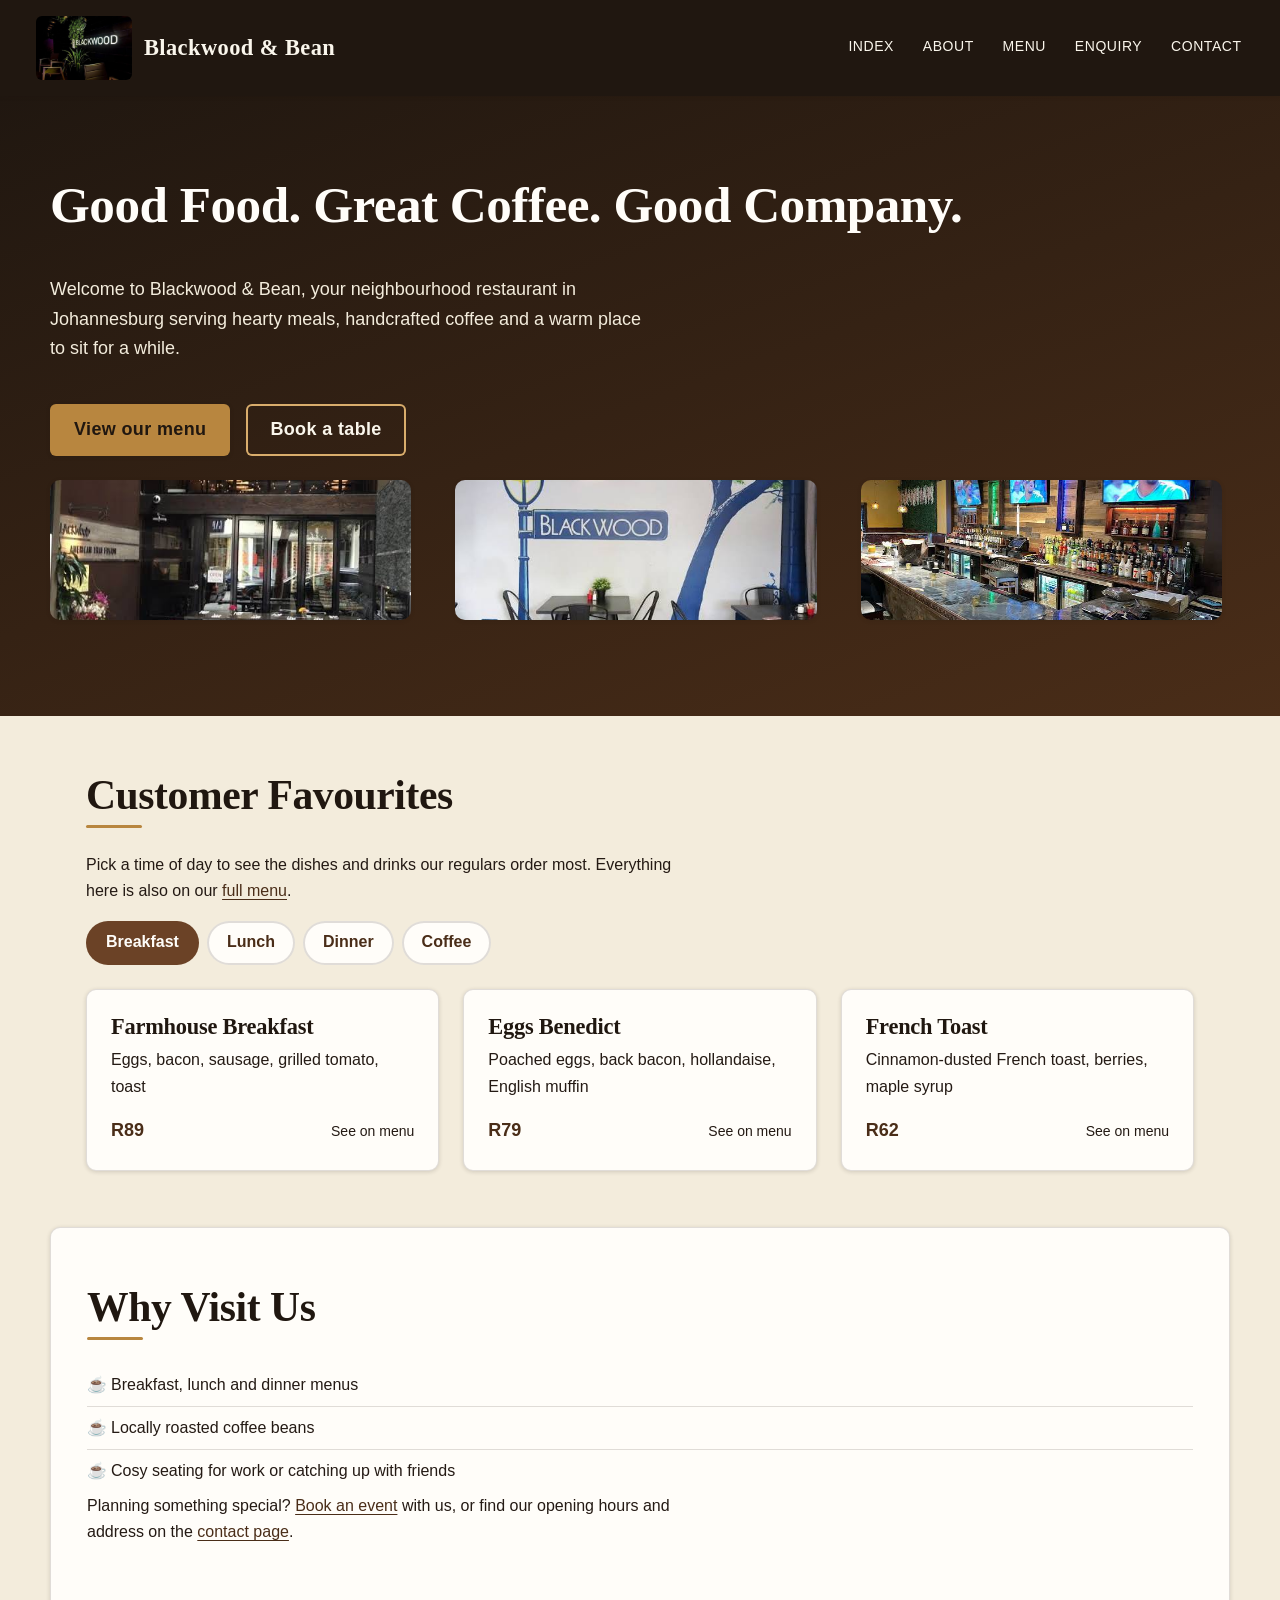
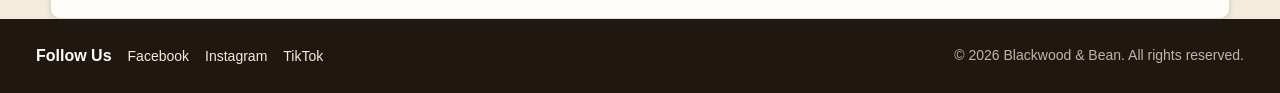
<file: DISD Restuarant POE/index.html>
<!DOCTYPE html>
<html lang="en">
<head>
    <meta charset="UTF-8">
    <meta name="viewport" content="width=device-width, initial-scale=1.0">
    <title>Blackwood &amp; Bean | Restaurant &amp; Coffee Shop in Johannesburg</title>
    <meta name="description" content="Blackwood &amp; Bean: a Johannesburg restaurant serving hearty breakfast, lunch and dinner with handcrafted, locally roasted coffee. View the menu or book a table.">
    <meta name="keywords" content="restaurant Johannesburg, coffee shop Johannesburg, breakfast Johannesburg, locally roasted coffee, lunch and dinner, book a table, Blackwood and Bean">
    <meta name="author" content="Blackwood &amp; Bean">
    <meta name="robots" content="index, follow">
    <meta name="theme-color" content="#201710">
    <meta http-equiv="Content-Security-Policy" content="default-src 'self'; script-src 'self'; style-src 'self' 'unsafe-inline' https://fonts.googleapis.com; font-src https://fonts.gstatic.com; img-src 'self' data: https://tile.openstreetmap.org; connect-src 'self' https://formspree.io; object-src 'none'; base-uri 'self'; form-action 'self' https://formspree.io">
    <meta property="og:type" content="website">
    <meta property="og:site_name" content="Blackwood &amp; Bean">
    <meta property="og:title" content="Blackwood &amp; Bean | Restaurant &amp; Coffee Shop in Johannesburg">
    <meta property="og:description" content="Hearty meals, handcrafted coffee and a warm place to sit for a while.">
    <meta property="og:locale" content="en_ZA">
    <link rel="icon" href="favicon.svg" type="image/svg+xml">
    <link rel="preconnect" href="https://fonts.googleapis.com">
    <link rel="preconnect" href="https://fonts.gstatic.com" crossorigin>
    <link rel="stylesheet" href="https://fonts.googleapis.com/css2?family=Fraunces:opsz,wght@9..144,400;9..144,600;9..144,700&amp;family=Karla:wght@400;500;700&amp;display=swap">
    <link rel="stylesheet" href="style.css">
    <script src="script.js" defer></script>
    <script type="application/ld+json">
    {
        "@context": "https://schema.org",
        "@type": "Restaurant",
        "name": "Blackwood & Bean",
        "description": "Neighbourhood restaurant and coffee shop serving breakfast, lunch and dinner with locally roasted coffee.",
        "servesCuisine": ["Breakfast", "Coffee", "Grill"],
        "telephone": "+27 11 123 4567",
        "email": "hello@blackwoodandbean.co.za",
        "address": {
            "@type": "PostalAddress",
            "streetAddress": "123 Main Street",
            "addressLocality": "Johannesburg",
            "addressCountry": "ZA"
        },
        "openingHoursSpecification": [
            { "@type": "OpeningHoursSpecification", "dayOfWeek": ["Monday", "Tuesday", "Wednesday", "Thursday", "Friday"], "opens": "07:00", "closes": "21:00" },
            { "@type": "OpeningHoursSpecification", "dayOfWeek": "Saturday", "opens": "08:00", "closes": "20:00" },
            { "@type": "OpeningHoursSpecification", "dayOfWeek": "Sunday", "opens": "09:00", "closes": "18:00" }
        ]
    }
    </script>
</head>
<body>

    <header>
        <h1 style="display:flex; align-items: center; gap: 12px;"><img src="images/blackwood-and-bean-logo.jpg" alt="Blackwood &amp; Bean logo"
             width="300" height="200" style="width: 300px; height: 200px; object-fit: cover;"> Blackwood &amp; Bean</h1>
        <nav aria-label="Main navigation">
            <ul>
                <li><a href="index.html" aria-current="page">Index</a></li>
                <li><a href="about.html">About</a></li>
                <li><a href="menu.html">Menu</a></li>
                <li><a href="enquiry.html">Enquiry</a></li>
                <li><a href="contact.html">Contact</a></li>
            </ul>
        </nav>
    </header>

    <main>
        <section id="hero">
            <div class="hero-content">
                <h2>Good Food. Great Coffee. Good Company.</h2>
                <p>Welcome to Blackwood &amp; Bean, your neighbourhood restaurant in Johannesburg serving hearty meals, handcrafted coffee and a warm place to sit for a while.</p>

                <p class="hero-cta">
                    <a class="btn" href="menu.html">View our menu</a>
                    <a class="btn btn-secondary" href="enquiry.html#reservation">Book a table</a>
                </p>

                <img src="images/restaurant-hero-1.jpg" alt="Freshly served meal at Blackwood &amp; Bean restaurant" width="200" height="200" data-lightbox="hero" loading="lazy" decoding="async">
                <img src="images/restaurant-hero-2.jpg" alt="Handcrafted coffee served at Blackwood &amp; Bean" width="200" height="200" data-lightbox="hero" loading="lazy" decoding="async">
                <img src="images/restaurant-hero-3.jpg" alt="Cosy seating inside the Blackwood &amp; Bean restaurant" width="200" height="200" data-lightbox="hero" loading="lazy" decoding="async">
            </div>
        </section>

        <section id="highlights">
            <h2>Customer Favourites</h2>
            <p>Pick a time of day to see the dishes and drinks our regulars order most. Everything here is also on our <a href="menu.html">full menu</a>.</p>
            <div id="fav-tabs" role="tablist" aria-label="Menu categories"></div>
            <div id="fav-grid" role="tabpanel" tabindex="0">
                <noscript><p>Please turn on JavaScript to browse our favourites, or see the <a href="menu.html">full menu</a>.</p></noscript>
            </div>
        </section>

        <section id="why-us">
            <h2>Why Visit Us</h2>
            <ul>
                <li>Breakfast, lunch and dinner menus</li>
                <li>Locally roasted coffee beans</li>
                <li>Cosy seating for work or catching up with friends</li>
            </ul>
            <p>Planning something special? <a href="enquiry.html#event-booking">Book an event</a> with us, or find our opening hours and address on the <a href="contact.html">contact page</a>.</p>
        </section>
    </main>
    <footer>
    <div class="social-links">
        <p>Follow Us</p>
        <ul>
            <li><a href="https://www.facebook.com" target="_blank" rel="noopener noreferrer">Facebook</a></li>
            <li><a href="https://www.instagram.com" target="_blank" rel="noopener noreferrer">Instagram</a></li>
            <li><a href="https://www.tiktok.com" target="_blank" rel="noopener noreferrer">TikTok</a></li>
        </ul>
    </div>
    <p>&copy; 2026 Blackwood &amp; Bean. All rights reserved.</p>
</footer>

</body>
</html>
</file>
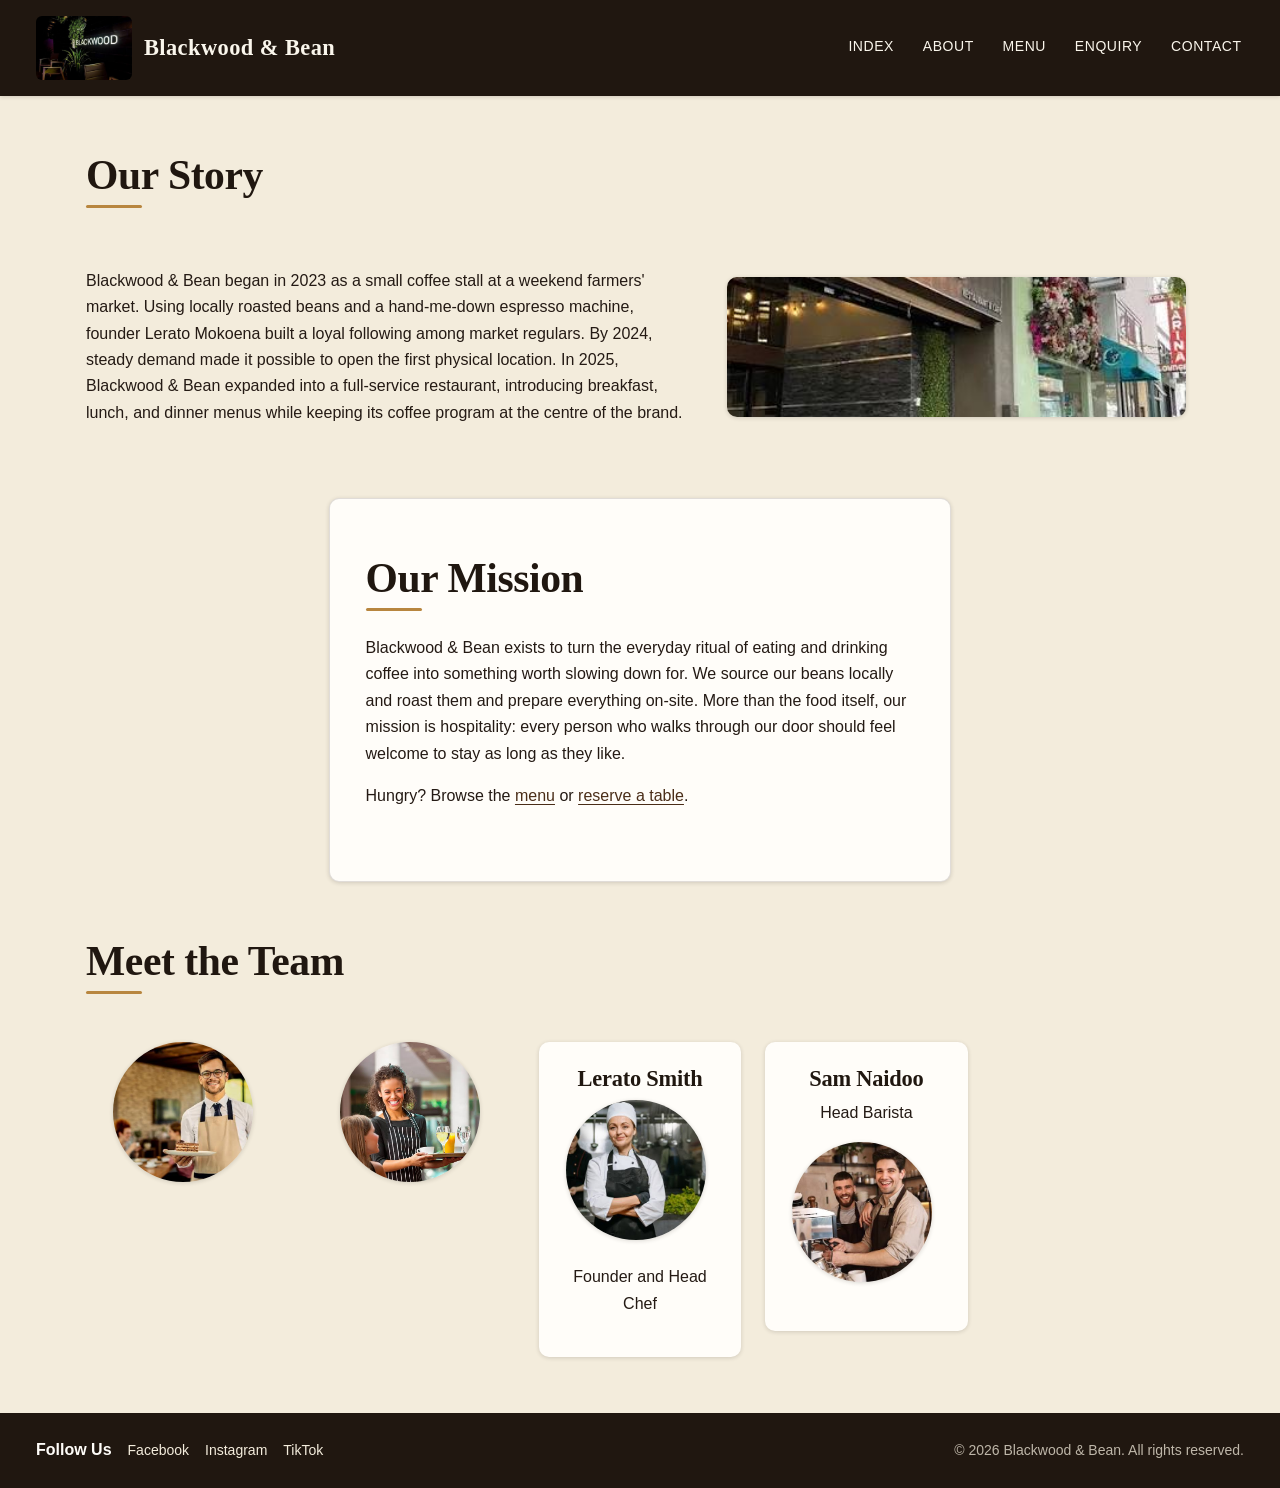
<file: DISD Restuarant POE/about.html>
<!DOCTYPE html>
<html lang="en">
<head>
    <meta charset="UTF-8">
    <meta name="viewport" content="width=device-width, initial-scale=1.0">
    <title>About Us | Blackwood &amp; Bean Johannesburg</title>
    <meta name="description" content="Read how Blackwood &amp; Bean grew from a farmers' market coffee stall in 2023 into a Johannesburg restaurant, and meet the team behind the food and coffee.">
    <meta name="keywords" content="about Blackwood and Bean, our story, restaurant history, Johannesburg restaurant team, head chef, head barista, locally roasted coffee">
    <meta name="author" content="Blackwood &amp; Bean">
    <meta name="robots" content="index, follow">
    <meta name="theme-color" content="#201710">
    <meta http-equiv="Content-Security-Policy" content="default-src 'self'; script-src 'self'; style-src 'self' 'unsafe-inline' https://fonts.googleapis.com; font-src https://fonts.gstatic.com; img-src 'self' data: https://tile.openstreetmap.org; connect-src 'self' https://formspree.io; object-src 'none'; base-uri 'self'; form-action 'self' https://formspree.io">
    <meta property="og:type" content="website">
    <meta property="og:site_name" content="Blackwood &amp; Bean">
    <meta property="og:title" content="About Us | Blackwood &amp; Bean Johannesburg">
    <meta property="og:description" content="From a weekend market coffee stall to a full-service restaurant: the Blackwood &amp; Bean story.">
    <meta property="og:locale" content="en_ZA">
    <link rel="icon" href="favicon.svg" type="image/svg+xml">
    <link rel="preconnect" href="https://fonts.googleapis.com">
    <link rel="preconnect" href="https://fonts.gstatic.com" crossorigin>
    <link rel="stylesheet" href="https://fonts.googleapis.com/css2?family=Fraunces:opsz,wght@9..144,400;9..144,600;9..144,700&amp;family=Karla:wght@400;500;700&amp;display=swap">
    <link rel="stylesheet" href="style.css">
    <script src="script.js" defer></script>
</head>
<body>

    <header>
        <h1 style="display:flex; align-items: center; gap: 12px;"><img src="images/blackwood-and-bean-logo.jpg" alt="Blackwood &amp; Bean logo"
             width="300" height="200" style="width: 300px; height: 200px; object-fit: cover;"> Blackwood &amp; Bean</h1>
        <nav aria-label="Main navigation">
            <ul>
                <li><a href="index.html">Index</a></li>
                <li><a href="about.html" aria-current="page">About</a></li>
                <li><a href="menu.html">Menu</a></li>
                <li><a href="enquiry.html">Enquiry</a></li>
                <li><a href="contact.html">Contact</a></li>
            </ul>
        </nav>
    </header>

    <main>
        <section id="our-story">
            <h2>Our Story</h2>

            <p>Blackwood &amp; Bean began in 2023 as a small coffee stall at a weekend farmers' market. Using locally roasted beans and a hand-me-down espresso machine, founder Lerato Mokoena built a loyal following among market regulars. By 2024, steady demand made it possible to open the first physical location. In 2025, Blackwood &amp; Bean expanded into a full-service restaurant, introducing breakfast, lunch, and dinner menus while keeping its coffee program at the centre of the brand.</p>
            <img src="images/our-story-photo.jpg" alt="The Blackwood &amp; Bean story: coffee and food served at our restaurant" width="200" height="200" data-lightbox="story" loading="lazy" decoding="async">
        </section>

        <section id="mission">
            <h2>Our Mission</h2>
            <p>Blackwood &amp; Bean exists to turn the everyday ritual of eating and drinking coffee into something worth slowing down for. We source our beans locally and roast them and prepare everything on-site. More than the food itself, our mission is hospitality: every person who walks through our door should feel welcome to stay as long as they like.</p>
            <p>Hungry? Browse the <a href="menu.html">menu</a> or <a href="enquiry.html#reservation">reserve a table</a>.</p>
        </section>

        <section id="team">
            <h2>Meet the Team</h2>
            <img src="images/team-photo-1.jpg" alt="Blackwood &amp; Bean kitchen and floor team at work" width="200" height="200" data-lightbox="team" loading="lazy" decoding="async">
            <img src="images/team-photo-2.jpg" alt="Blackwood &amp; Bean staff preparing food and coffee" width="200" height="200" data-lightbox="team" loading="lazy" decoding="async">
            <article>
                <h3>Lerato Smith</h3>
                <img src="images/lerato-founder-head-chef.jpg" alt="Lerato, founder and head chef of Blackwood &amp; Bean" width="200" height="200" data-lightbox="team" loading="lazy" decoding="async">
                <p>Founder and Head Chef</p>
            </article>
            <article>
                <h3>Sam Naidoo</h3>
                <p>Head Barista</p>
                <img src="images/sam-head-barista.jpg" alt="Sam Naidoo, head barista at Blackwood &amp; Bean" width="200" height="200" data-lightbox="team" loading="lazy" decoding="async">
            </article>
        </section>
    </main>

    <footer>
    <div class="social-links">
        <p>Follow Us</p>
        <ul>
            <li><a href="https://www.facebook.com" target="_blank" rel="noopener noreferrer">Facebook</a></li>
            <li><a href="https://www.instagram.com" target="_blank" rel="noopener noreferrer">Instagram</a></li>
            <li><a href="https://www.tiktok.com" target="_blank" rel="noopener noreferrer">TikTok</a></li>
        </ul>
    </div>
    <p>&copy; 2026 Blackwood &amp; Bean. All rights reserved.</p>
</footer>

</body>
</html>
</file>
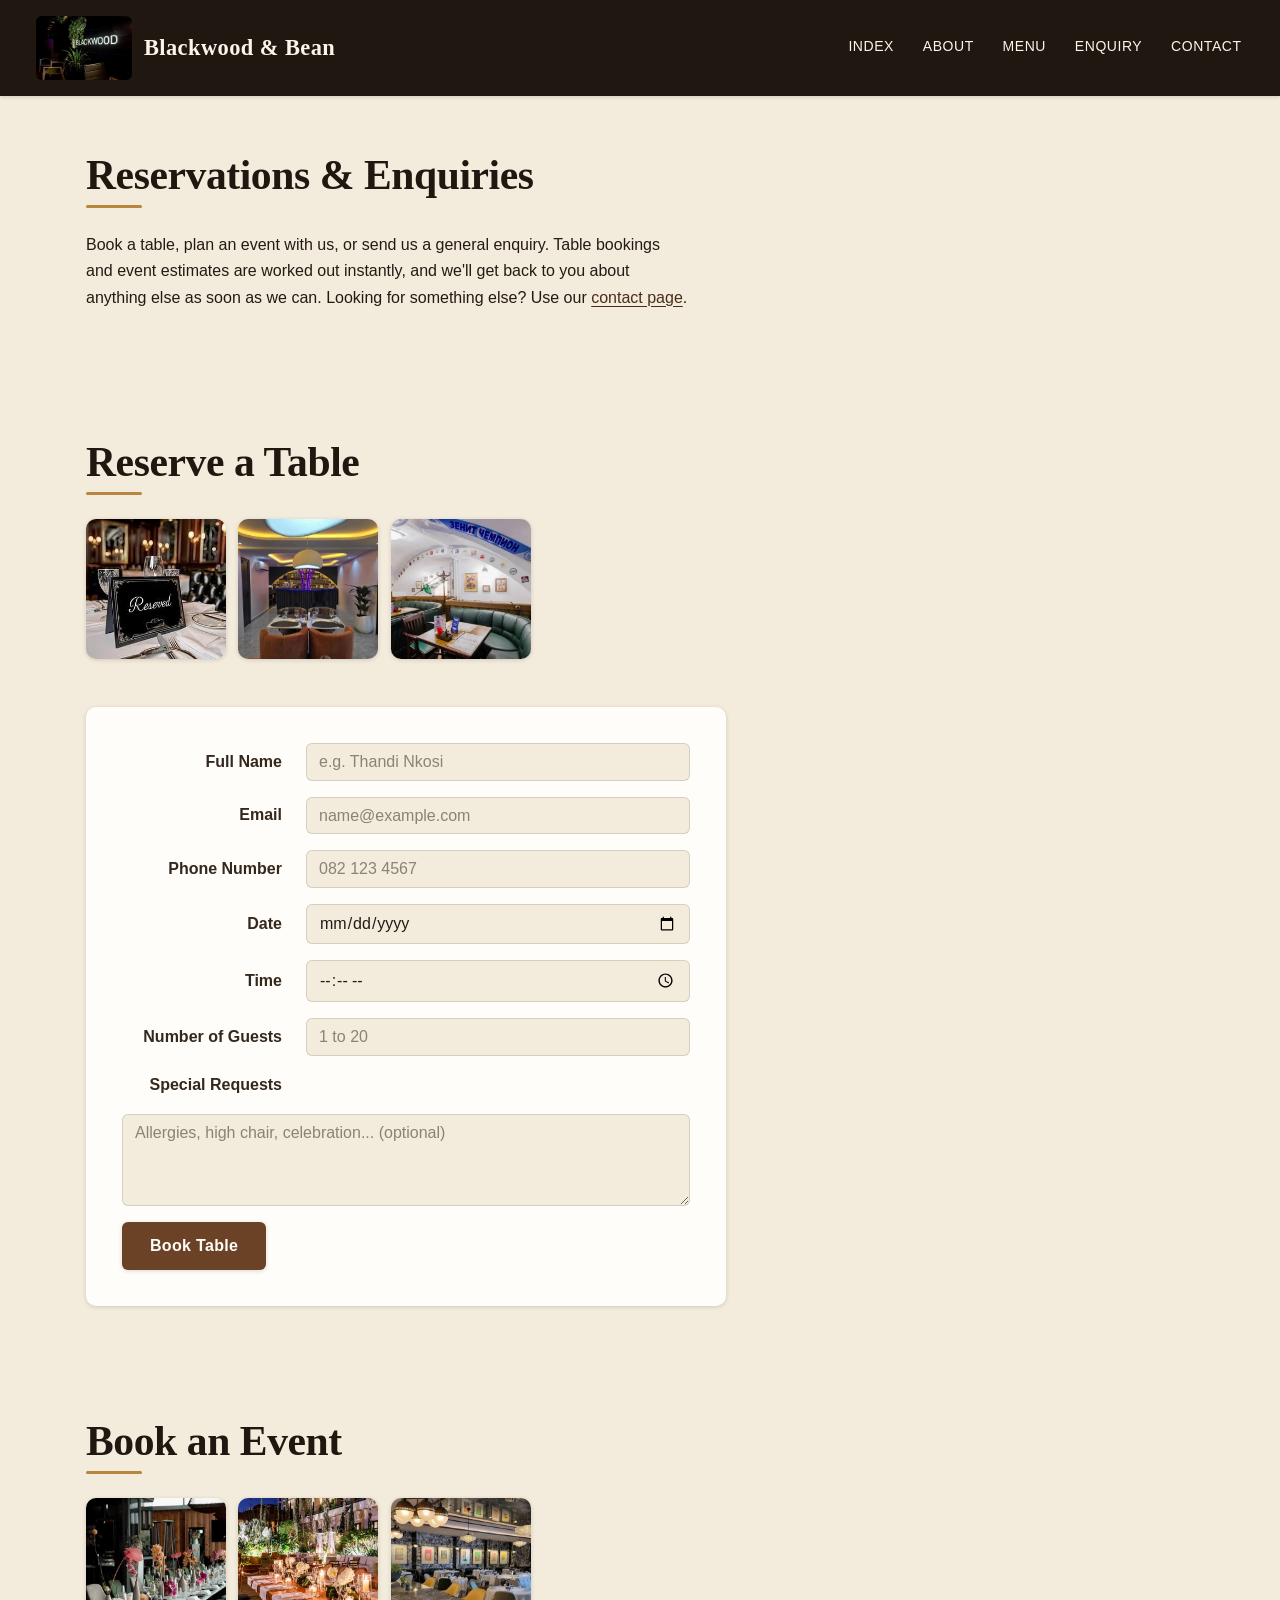
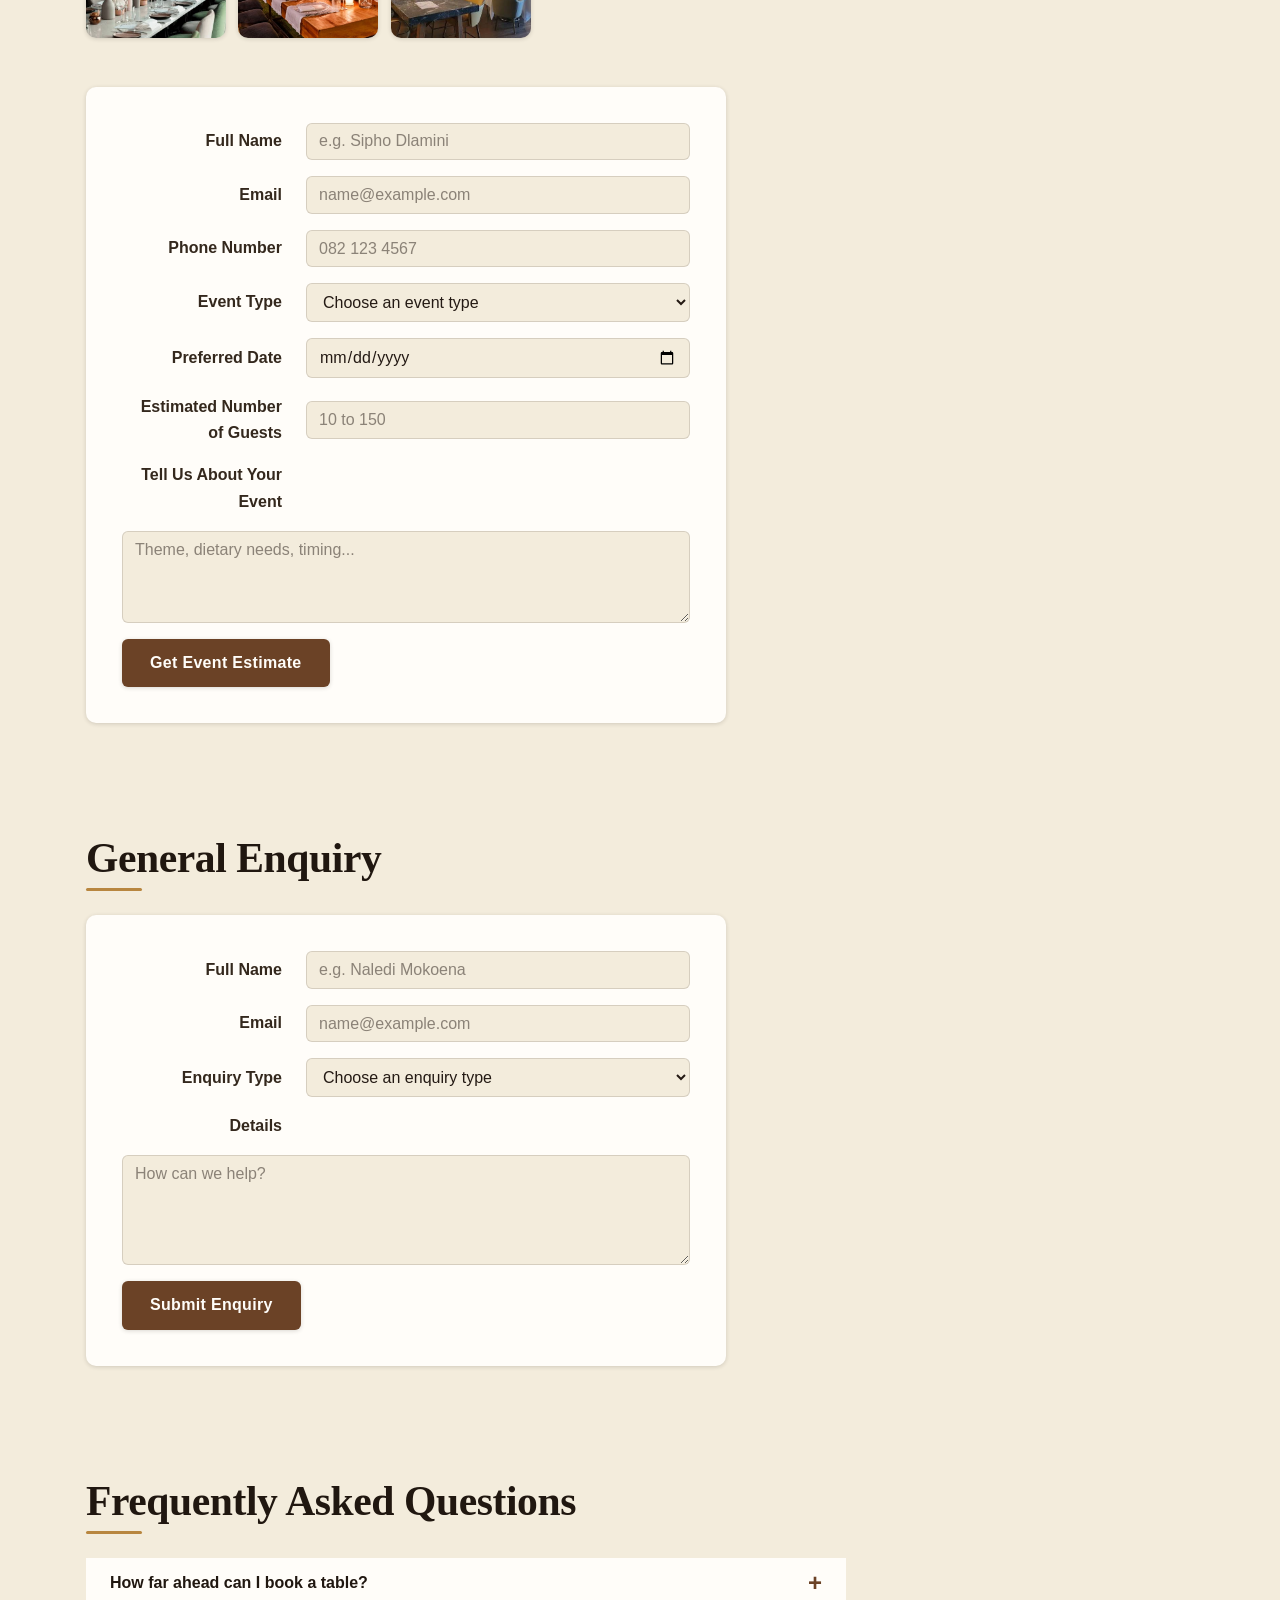
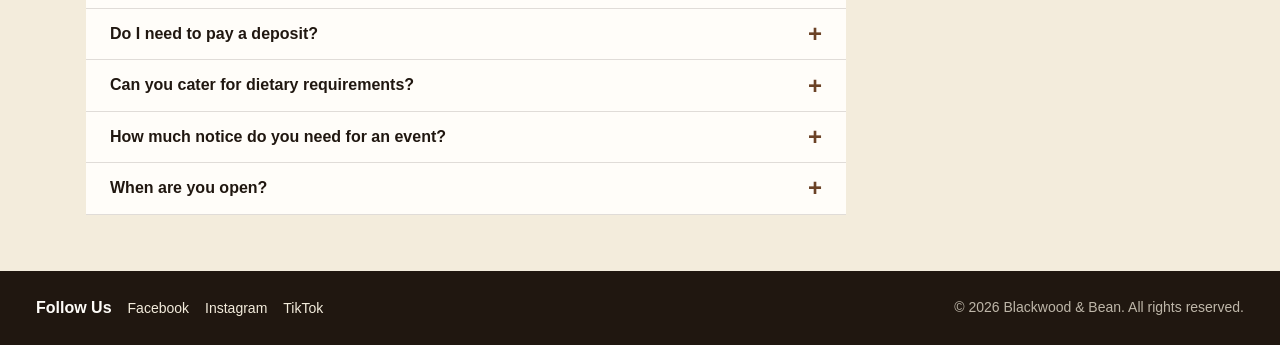
<file: DISD Restuarant POE/enquiry.html>
<!DOCTYPE html>
<html lang="en">
<head>
    <meta charset="UTF-8">
    <meta name="viewport" content="width=device-width, initial-scale=1.0">
    <title>Reservations &amp; Event Enquiries | Blackwood &amp; Bean</title>
    <meta name="description" content="Reserve a table, get an instant estimate for a birthday, corporate or private dining event, or send a general enquiry to Blackwood &amp; Bean in Johannesburg.">
    <meta name="keywords" content="table reservation Johannesburg, book a table, restaurant events, birthday venue, corporate function, private dining, catering enquiry, Blackwood and Bean">
    <meta name="author" content="Blackwood &amp; Bean">
    <meta name="robots" content="index, follow">
    <meta name="theme-color" content="#201710">
    <meta http-equiv="Content-Security-Policy" content="default-src 'self'; script-src 'self'; style-src 'self' 'unsafe-inline' https://fonts.googleapis.com; font-src https://fonts.gstatic.com; img-src 'self' data: https://tile.openstreetmap.org; connect-src 'self' https://formspree.io; object-src 'none'; base-uri 'self'; form-action 'self' https://formspree.io">
    <meta property="og:type" content="website">
    <meta property="og:site_name" content="Blackwood &amp; Bean">
    <meta property="og:title" content="Reservations &amp; Event Enquiries | Blackwood &amp; Bean">
    <meta property="og:description" content="Book a table, plan an event or send us an enquiry.">
    <meta property="og:locale" content="en_ZA">
    <link rel="icon" href="favicon.svg" type="image/svg+xml">
    <link rel="preconnect" href="https://fonts.googleapis.com">
    <link rel="preconnect" href="https://fonts.gstatic.com" crossorigin>
    <link rel="stylesheet" href="https://fonts.googleapis.com/css2?family=Fraunces:opsz,wght@9..144,400;9..144,600;9..144,700&amp;family=Karla:wght@400;500;700&amp;display=swap">
    <link rel="stylesheet" href="style.css">
    <noscript><style>.accordion-panel { grid-template-rows: 1fr; visibility: visible; }</style></noscript>
    <script src="script.js" defer></script>
</head>
<body>

    <header>
        <h1 style="display:flex; align-items: center; gap: 12px;"><img src="images/blackwood-and-bean-logo.jpg" alt="Blackwood &amp; Bean logo"
             width="300" height="200" style="width: 300px; height: 200px; object-fit: cover;"> Blackwood &amp; Bean</h1>
        <nav aria-label="Main navigation">
            <ul>
                <li><a href="index.html">Index</a></li>
                <li><a href="about.html">About</a></li>
                <li><a href="menu.html">Menu</a></li>
                <li><a href="enquiry.html" aria-current="page">Enquiry</a></li>
                <li><a href="contact.html">Contact</a></li>
            </ul>
        </nav>
    </header>

    <main>
        <section id="enquiry-intro">
            <h2>Reservations &amp; Enquiries</h2>
            <p>Book a table, plan an event with us, or send us a general enquiry. Table bookings and event estimates are worked out instantly, and we'll get back to you about anything else as soon as we can. Looking for something else? Use our <a href="contact.html">contact page</a>.</p>
        </section>

        <section id="reservation">
            <h2>Reserve a Table</h2>
            <img src="images/table-setting-1.jpg" alt="Table set for dinner at Blackwood &amp; Bean" width="200" height="200" data-lightbox="reservation" loading="lazy" decoding="async" style="width: 200px; height: 200px">
            <img src="images/table-setting-2.jpg" alt="Cosy restaurant seating at Blackwood &amp; Bean" width="200" height="200" data-lightbox="reservation" loading="lazy" decoding="async" style="width: 200px; height: 200px">
            <img src="images/table-setting-3.jpg" alt="Guests dining at Blackwood &amp; Bean restaurant" width="200" height="200" data-lightbox="reservation" loading="lazy" decoding="async" style="width: 200px; height: 200px">
            <form id="reservationForm" action="https://formspree.io/f/your-form-id" method="post" data-simulate="true" novalidate>
                <label for="resName">Full Name</label>
                <input type="text" id="resName" name="resName" required autocomplete="name" maxlength="60" placeholder="e.g. Thandi Nkosi" data-validate="name">

                <label for="resEmail">Email</label>
                <input type="email" id="resEmail" name="resEmail" required autocomplete="email" maxlength="100" placeholder="name@example.com" data-validate="email">

                <label for="resPhone">Phone Number</label>
                <input type="tel" id="resPhone" name="resPhone" required autocomplete="tel" inputmode="tel" maxlength="20" placeholder="082 123 4567" data-validate="phone">

                <label for="resDate">Date</label>
                <input type="date" id="resDate" name="resDate" required data-validate="resDate" data-revalidate="resTime">

                <label for="resTime">Time</label>
                <input type="time" id="resTime" name="resTime" required step="900" data-validate="resTime">

                <label for="resGuests">Number of Guests</label>
                <input type="number" id="resGuests" name="resGuests" min="1" max="20" required inputmode="numeric" placeholder="1 to 20" data-validate="guests">

                <label for="resNotes">Special Requests</label>
                <textarea id="resNotes" name="resNotes" rows="4" maxlength="300" placeholder="Allergies, high chair, celebration... (optional)" data-validate="optional"></textarea>

                <button type="submit">Book Table</button>
            </form>
        </section>

        <section id="event-booking">
            <h2>Book an Event</h2>
            <img src="images/event-venue-1.jpg" alt="Restaurant space set up for a private event" width="300" height="200" data-lightbox="event" loading="lazy" decoding="async" style="width: 300px; height: 200px">
            <img src="images/event-venue-2.jpg" alt="Birthday celebration at Blackwood &amp; Bean" width="300" height="200" data-lightbox="event" loading="lazy" decoding="async" style="width: 300px; height: 200px">
            <img src="images/event-venue-3.jpg" alt="Long table prepared for a group dinner" width="300" height="200" data-lightbox="event" loading="lazy" decoding="async" style="width: 300px; height: 200px">
            <form id="eventForm" action="https://formspree.io/f/your-form-id" method="post" data-simulate="true" novalidate>
                <label for="eventName">Full Name</label>
                <input type="text" id="eventName" name="eventName" required autocomplete="name" maxlength="60" placeholder="e.g. Sipho Dlamini" data-validate="name">

                <label for="eventEmail">Email</label>
                <input type="email" id="eventEmail" name="eventEmail" required autocomplete="email" maxlength="100" placeholder="name@example.com" data-validate="email">

                <label for="eventPhone">Phone Number</label>
                <input type="tel" id="eventPhone" name="eventPhone" required autocomplete="tel" inputmode="tel" maxlength="20" placeholder="082 123 4567" data-validate="phone">

                <label for="eventType">Event Type</label>
                <select id="eventType" name="eventType" required data-validate="select">
                    <option value="">Choose an event type</option>
                    <option value="birthday">Birthday</option>
                    <option value="corporate">Corporate Function</option>
                    <option value="private-dining">Private Dining</option>
                    <option value="celebration">Celebration / Anniversary</option>
                    <option value="other">Other</option>
                </select>

                <label for="eventDate">Preferred Date</label>
                <input type="date" id="eventDate" name="eventDate" required data-validate="eventDate">

                <label for="eventGuests">Estimated Number of Guests</label>
                <input type="number" id="eventGuests" name="eventGuests" min="10" max="150" required inputmode="numeric" placeholder="10 to 150" data-validate="guests">

                <label for="eventDetails">Tell Us About Your Event</label>
                <textarea id="eventDetails" name="eventDetails" rows="4" required minlength="10" maxlength="500" placeholder="Theme, dietary needs, timing..." data-validate="text"></textarea>

                <button type="submit">Get Event Estimate</button>
            </form>
        </section>

        <section id="general-enquiry">
            <h2>General Enquiry</h2>
            <form id="enquiryForm" action="https://formspree.io/f/your-form-id" method="post" data-simulate="true" novalidate>
                <label for="fullName">Full Name</label>
                <input type="text" id="fullName" name="fullName" required autocomplete="name" maxlength="60" placeholder="e.g. Naledi Mokoena" data-validate="name">

                <label for="email">Email</label>
                <input type="email" id="email" name="email" required autocomplete="email" maxlength="100" placeholder="name@example.com" data-validate="email">

                <label for="enquiryType">Enquiry Type</label>
                <select id="enquiryType" name="enquiryType" required data-validate="select">
                    <option value="">Choose an enquiry type</option>
                    <option value="general">General Question</option>
                    <option value="catering">Catering</option>
                    <option value="bulk-order">Bulk Order</option>
                    <option value="feedback">Feedback</option>
                    <option value="other">Other</option>
                </select>

                <label for="details">Details</label>
                <textarea id="details" name="details" rows="5" required minlength="10" maxlength="1000" placeholder="How can we help?" data-validate="text"></textarea>

                <button type="submit">Submit Enquiry</button>
            </form>
        </section>

        <section id="faq">
            <h2>Frequently Asked Questions</h2>
            <div class="accordion">
                <h3>
                    <button type="button" class="accordion-trigger" id="faq-1-btn" aria-expanded="false" aria-controls="faq-1">How far ahead can I book a table?</button>
                </h3>
                <div class="accordion-panel" id="faq-1" role="region" aria-labelledby="faq-1-btn"><div><p>Table reservations open up to 90 days ahead for parties of 1 to 20 guests. For larger groups, please use the event booking form.</p></div></div>

                <h3>
                    <button type="button" class="accordion-trigger" id="faq-2-btn" aria-expanded="false" aria-controls="faq-2">Do I need to pay a deposit?</button>
                </h3>
                <div class="accordion-panel" id="faq-2" role="region" aria-labelledby="faq-2-btn"><div><p>Tables for fewer than 8 guests need no deposit. Larger tables pay a refundable R50 per guest. Event bookings secure their date with a 30% deposit.</p></div></div>

                <h3>
                    <button type="button" class="accordion-trigger" id="faq-3-btn" aria-expanded="false" aria-controls="faq-3">Can you cater for dietary requirements?</button>
                </h3>
                <div class="accordion-panel" id="faq-3" role="region" aria-labelledby="faq-3-btn"><div><p>Yes. Add any allergies or dietary needs to the special requests box when you book, and tell your server on arrival. See our <a href="menu.html">menu</a> for what's on offer.</p></div></div>

                <h3>
                    <button type="button" class="accordion-trigger" id="faq-4-btn" aria-expanded="false" aria-controls="faq-4">How much notice do you need for an event?</button>
                </h3>
                <div class="accordion-panel" id="faq-4" role="region" aria-labelledby="faq-4-btn"><div><p>We need at least 3 days' notice for events, and we recommend booking weekends well in advance. Our events team confirms availability and the final price within 1 business day.</p></div></div>

                <h3>
                    <button type="button" class="accordion-trigger" id="faq-5-btn" aria-expanded="false" aria-controls="faq-5">When are you open?</button>
                </h3>
                <div class="accordion-panel" id="faq-5" role="region" aria-labelledby="faq-5-btn"><div><p>Monday to Friday 7:00 to 21:00, Saturday 8:00 to 20:00 and Sunday 9:00 to 18:00. Find our address and map on the <a href="contact.html">contact page</a>.</p></div></div>
            </div>
        </section>
    </main>

    <footer>
    <div class="social-links">
        <p>Follow Us</p>
        <ul>
            <li><a href="https://www.facebook.com" target="_blank" rel="noopener noreferrer">Facebook</a></li>
            <li><a href="https://www.instagram.com" target="_blank" rel="noopener noreferrer">Instagram</a></li>
            <li><a href="https://www.tiktok.com" target="_blank" rel="noopener noreferrer">TikTok</a></li>
        </ul>
    </div>
    <p>&copy; 2026 Blackwood &amp; Bean. All rights reserved.</p>
</footer>

</body>
</html>
</file>
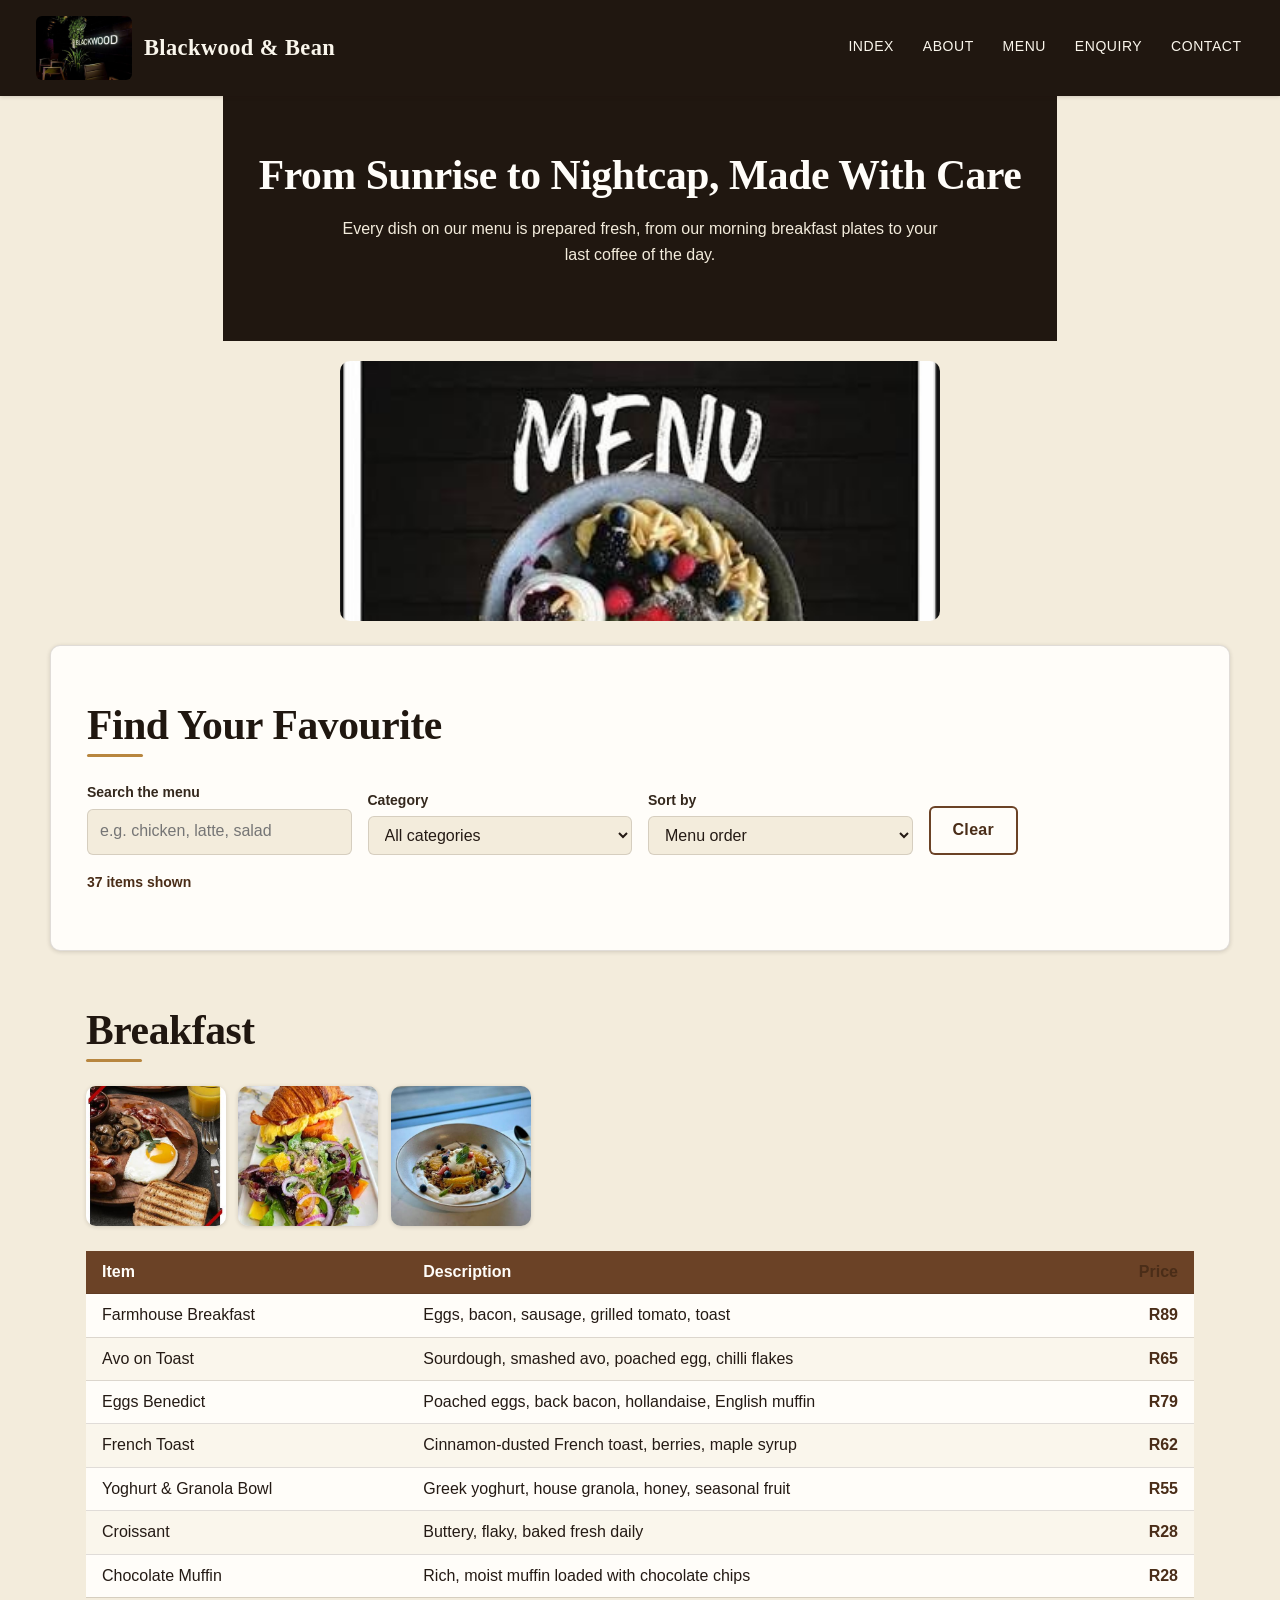
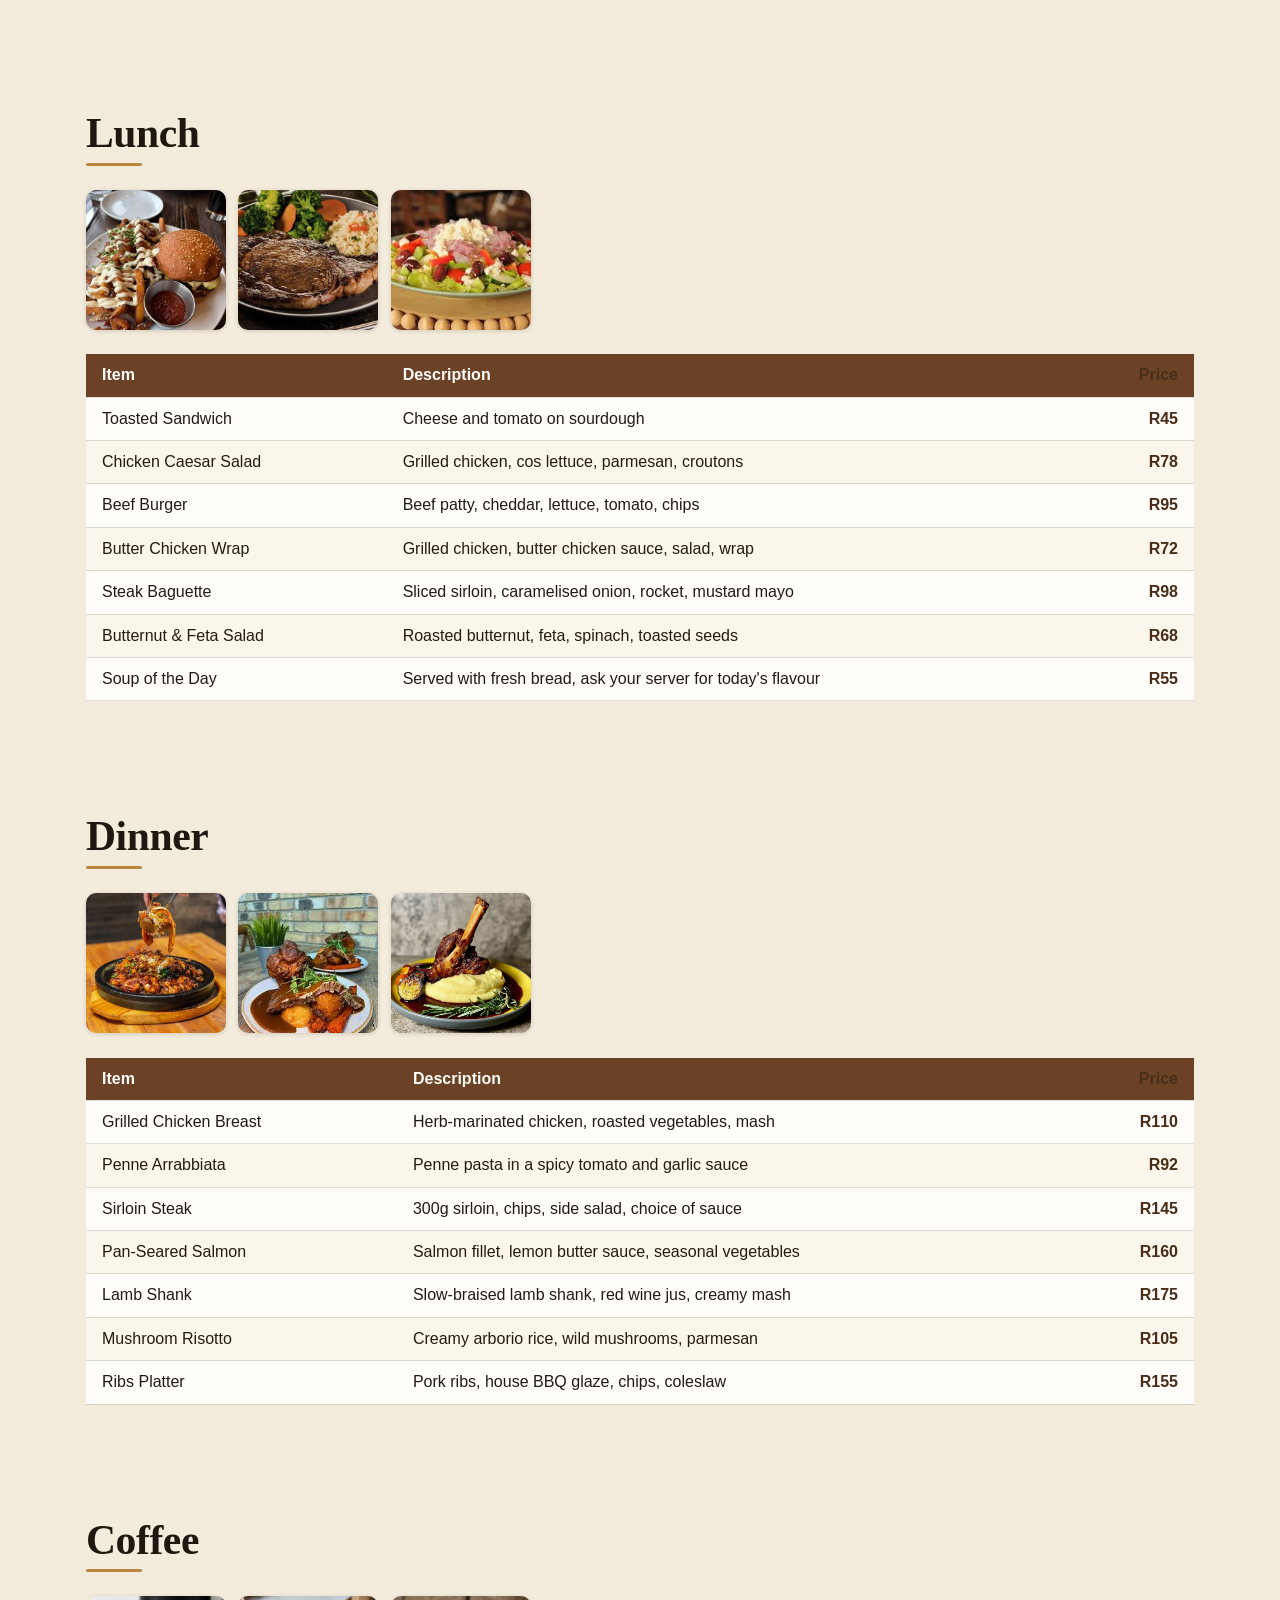
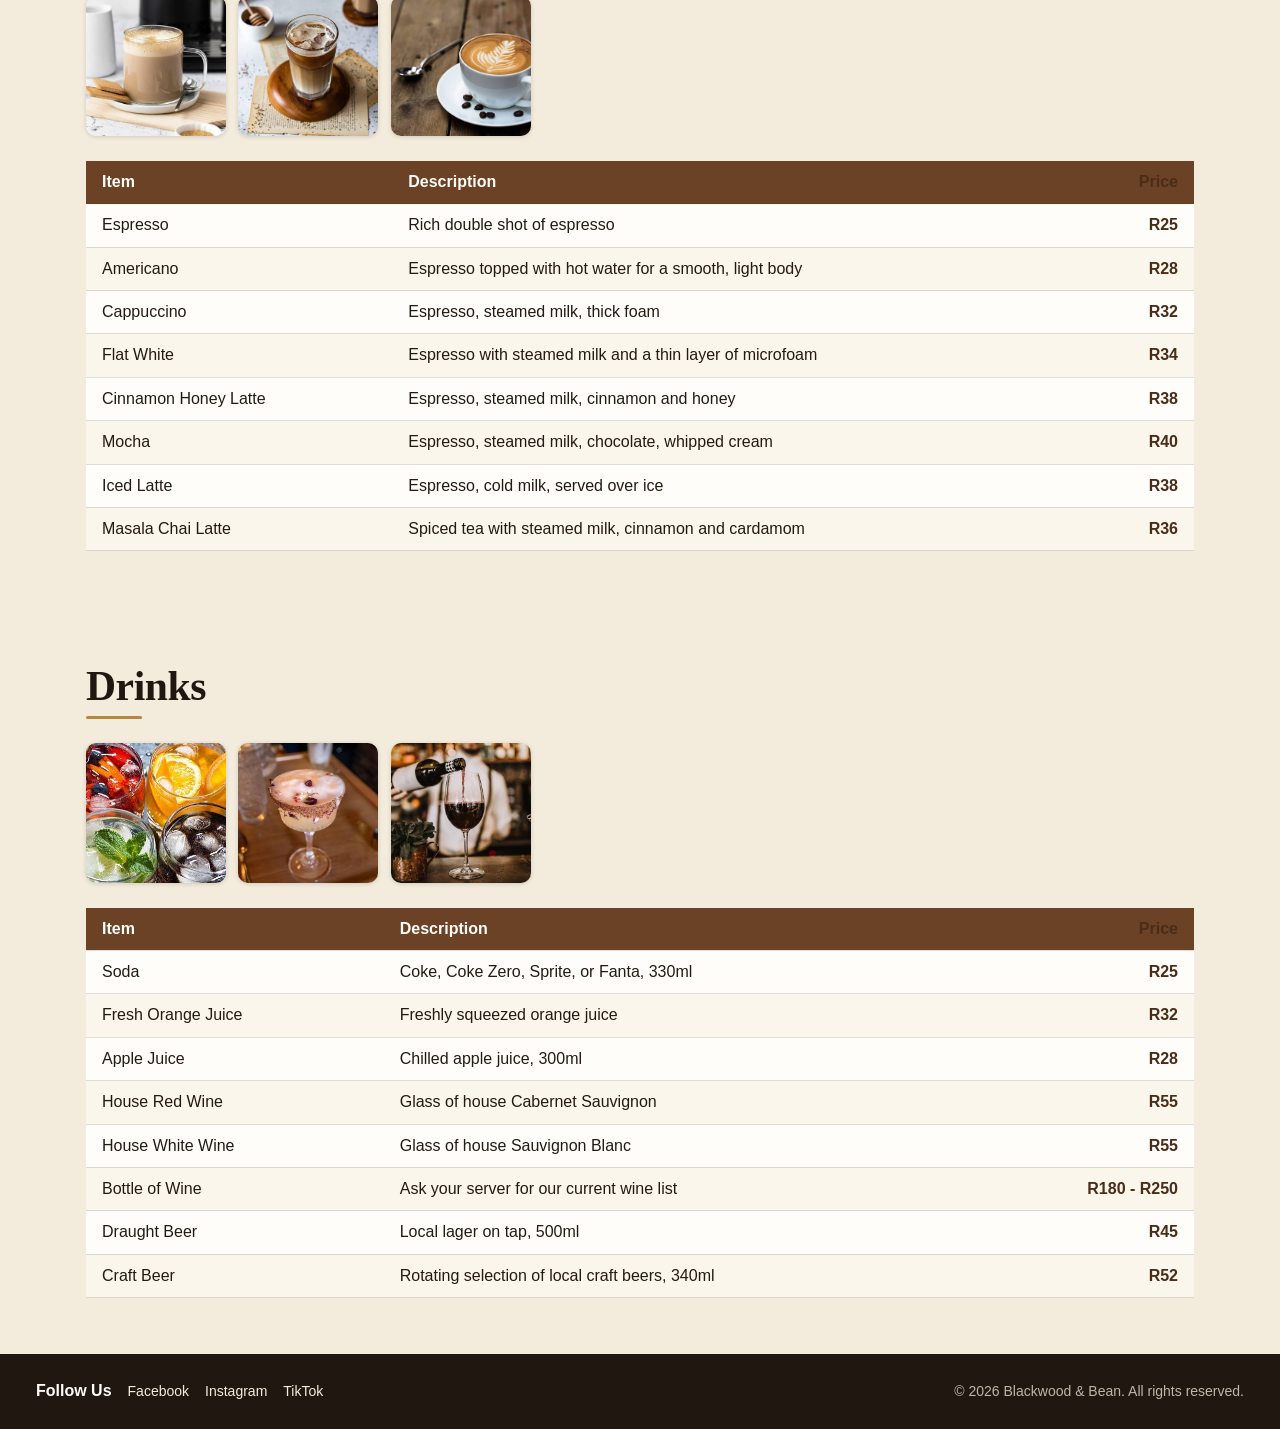
<file: DISD Restuarant POE/menu.html>
<!DOCTYPE html>
<html lang="en">
<head>
    <meta charset="UTF-8">
    <meta name="viewport" content="width=device-width, initial-scale=1.0">
    <title>Menu: Breakfast, Lunch, Dinner &amp; Coffee | Blackwood &amp; Bean</title>
    <meta name="description" content="Browse the Blackwood &amp; Bean menu: breakfast, lunch, dinner, coffee and drinks with prices in rand. Search, filter and sort to find your favourite.">
    <meta name="keywords" content="restaurant menu Johannesburg, breakfast menu, lunch menu, dinner menu, coffee menu, flat white, sirloin steak, Blackwood and Bean menu">
    <meta name="author" content="Blackwood &amp; Bean">
    <meta name="robots" content="index, follow">
    <meta name="theme-color" content="#201710">
    <meta http-equiv="Content-Security-Policy" content="default-src 'self'; script-src 'self'; style-src 'self' 'unsafe-inline' https://fonts.googleapis.com; font-src https://fonts.gstatic.com; img-src 'self' data: https://tile.openstreetmap.org; connect-src 'self' https://formspree.io; object-src 'none'; base-uri 'self'; form-action 'self' https://formspree.io">
    <meta property="og:type" content="website">
    <meta property="og:site_name" content="Blackwood &amp; Bean">
    <meta property="og:title" content="Menu | Blackwood &amp; Bean">
    <meta property="og:description" content="Breakfast, lunch, dinner, coffee and drinks, made fresh from sunrise to nightcap.">
    <meta property="og:locale" content="en_ZA">
    <link rel="icon" href="favicon.svg" type="image/svg+xml">
    <link rel="preconnect" href="https://fonts.googleapis.com">
    <link rel="preconnect" href="https://fonts.gstatic.com" crossorigin>
    <link rel="stylesheet" href="https://fonts.googleapis.com/css2?family=Fraunces:opsz,wght@9..144,400;9..144,600;9..144,700&amp;family=Karla:wght@400;500;700&amp;display=swap">
    <link rel="stylesheet" href="style.css">
    <script src="script.js" defer></script>
</head>
<body>

    <header>
        <h1 style="display:flex; align-items: center; gap: 12px;"><img src="images/blackwood-and-bean-logo.jpg" alt="Blackwood &amp; Bean logo"
             width="300" height="200" style="width: 300px; height: 200px; object-fit: cover;"> Blackwood &amp; Bean</h1>
        <nav aria-label="Main navigation">
            <ul>
                <li><a href="index.html">Index</a></li>
                <li><a href="about.html">About</a></li>
                <li><a href="menu.html" aria-current="page">Menu</a></li>
                <li><a href="enquiry.html">Enquiry</a></li>
                <li><a href="contact.html">Contact</a></li>
            </ul>
        </nav>
    </header>

<section id="menu-intro">
    <h2>From Sunrise to Nightcap, Made With Care</h2>
    <p>Every dish on our menu is prepared fresh, from our morning breakfast plates to your last coffee of the day.</p>
</section>

    <main>
        <img src="images/menu-banner.jpg" alt="A table laid with fresh dishes from the Blackwood &amp; Bean menu" width="600" height="300" data-lightbox="banner" loading="lazy" decoding="async" style="width:100%; max-width:600px; height:300px; 
        object-fit: cover; border-radius:10px; display:block; margin: 20px auto;">
        

        <section id="menu-tools" aria-label="Search, filter and sort the menu" hidden>
            <h2>Find Your Favourite</h2>
            <div class="menu-tools-grid" role="search">
                <div class="tool-field">
                    <label for="menu-search">Search the menu</label>
                    <input type="search" id="menu-search" placeholder="e.g. chicken, latte, salad" autocomplete="off" maxlength="60">
                </div>
                <div class="tool-field">
                    <label for="menu-category">Category</label>
                    <select id="menu-category">
                        <option value="all">All categories</option>
                        <option value="breakfast">Breakfast</option>
                        <option value="lunch">Lunch</option>
                        <option value="dinner">Dinner</option>
                        <option value="coffee">Coffee</option>
                        <option value="drinks">Drinks</option>
                    </select>
                </div>
                <div class="tool-field">
                    <label for="menu-sort">Sort by</label>
                    <select id="menu-sort">
                        <option value="default">Menu order</option>
                        <option value="price-asc">Price: low to high</option>
                        <option value="price-desc">Price: high to low</option>
                        <option value="name">Name: A to Z</option>
                    </select>
                </div>
                <button type="button" id="menu-reset" class="btn btn-secondary">Clear</button>
            </div>
            <p id="menu-count" class="menu-count" aria-live="polite"></p>
            <p id="menu-empty" class="menu-empty" hidden>Nothing matches your search. Try a different word or <a href="enquiry.html#general-enquiry">ask us about it</a>.</p>
        </section>

        <section id="breakfast">
            <h2>Breakfast</h2>
            <img src="images/breakfast-dish-1.jpg" alt="Breakfast plate served at Blackwood &amp; Bean" width="200" height="200" data-lightbox="gallery" loading="lazy" decoding="async" style="width: 200px; height: 200px">
            <img src="images/breakfast-dish-2.jpg" alt="Fresh breakfast dish from the Blackwood &amp; Bean menu" width="200" height="200" data-lightbox="gallery" loading="lazy" decoding="async" style="width: 200px; height: 200px">
            <img src="images/breakfast-dish-3.jpg" alt="Breakfast served with coffee at Blackwood &amp; Bean" width="200" height="200" data-lightbox="gallery" loading="lazy" decoding="async" style="width: 200px; height: 200px">
            <table>
                <thead>
                    <tr>
                        <th>Item</th>
                        <th>Description</th>
                        <th>Price</th>
                    </tr>
                </thead>
                <tbody>
                    <tr>
                        <td>Farmhouse Breakfast</td>
                        <td>Eggs, bacon, sausage, grilled tomato, toast</td>
                        <td>R89</td>
                    </tr>
                    <tr>
                        <td>Avo on Toast</td>
                        <td>Sourdough, smashed avo, poached egg, chilli flakes</td>
                        <td>R65</td>
                    </tr>
                    <tr>
                        <td>Eggs Benedict</td>
                        <td>Poached eggs, back bacon, hollandaise, English muffin</td>
                        <td>R79</td>
                    </tr>
                    <tr>
                        <td>French Toast</td>
                        <td>Cinnamon-dusted French toast, berries, maple syrup</td>
                        <td>R62</td>
                    </tr>
                    <tr>
                        <td>Yoghurt &amp; Granola Bowl</td>
                        <td>Greek yoghurt, house granola, honey, seasonal fruit</td>
                        <td>R55</td>
                    </tr>
                    <tr>
                        <td>Croissant</td>
                        <td>Buttery, flaky, baked fresh daily</td>
                        <td>R28</td>
                    </tr>
                    <tr>
                        <td>Chocolate Muffin</td>
                        <td>Rich, moist muffin loaded with chocolate chips</td>
                        <td>R28</td>
                    </tr>
                </tbody>
            </table>
        </section>

        <section id="lunch">
            <h2>Lunch</h2>
            <img src="images/lunch-dish-1.jpg" alt="Lunch dish served at Blackwood &amp; Bean" width="200" height="200" data-lightbox="gallery" loading="lazy" decoding="async" style="width: 200px; height: 200px">
            <img src="images/lunch-dish-2.jpg" alt="Fresh lunch plate from the Blackwood &amp; Bean menu" width="200" height="200" data-lightbox="gallery" loading="lazy" decoding="async" style="width: 200px; height: 200px">
            <img src="images/lunch-dish-3.jpg" alt="Lunch meal ready to eat at Blackwood &amp; Bean" width="200" height="200" data-lightbox="gallery" loading="lazy" decoding="async" style="width: 200px; height: 200px">
            <table>
                <thead>
                    <tr>
                        <th>Item</th>
                        <th>Description</th>
                        <th>Price</th>
                    </tr>
                </thead>
                <tbody>
                    <tr>
                        <td>Toasted Sandwich</td>
                        <td>Cheese and tomato on sourdough</td>
                        <td>R45</td>
                    </tr>
                    <tr>
                        <td>Chicken Caesar Salad</td>
                        <td>Grilled chicken, cos lettuce, parmesan, croutons</td>
                        <td>R78</td>
                    </tr>
                    <tr>
                        <td>Beef Burger</td>
                        <td>Beef patty, cheddar, lettuce, tomato, chips</td>
                        <td>R95</td>
                    </tr>
                    <tr>
                        <td>Butter Chicken Wrap</td>
                        <td>Grilled chicken, butter chicken sauce, salad, wrap</td>
                        <td>R72</td>
                    </tr>
                    <tr>
                        <td>Steak Baguette</td>
                        <td>Sliced sirloin, caramelised onion, rocket, mustard mayo</td>
                        <td>R98</td>
                    </tr>
                    <tr>
                        <td>Butternut &amp; Feta Salad</td>
                        <td>Roasted butternut, feta, spinach, toasted seeds</td>
                        <td>R68</td>
                    </tr>
                    <tr>
                        <td>Soup of the Day</td>
                        <td>Served with fresh bread, ask your server for today's flavour</td>
                        <td>R55</td>
                    </tr>
                </tbody>
            </table>
        </section>

        <section id="dinner">
            <h2>Dinner</h2>
            <img src="images/dinner-dish-1.jpg" alt="Dinner main course served at Blackwood &amp; Bean" width="200" height="200" data-lightbox="gallery" loading="lazy" decoding="async" style="width: 200px; height: 200px">
            <img src="images/dinner-dish-2.jpg" alt="Plated dinner dish from the Blackwood &amp; Bean menu" width="200" height="200" data-lightbox="gallery" loading="lazy" decoding="async" style="width: 200px; height: 200px">
            <img src="images/dinner-dish-3.jpg" alt="Dinner meal served at Blackwood &amp; Bean restaurant" width="200" height="200" data-lightbox="gallery" loading="lazy" decoding="async" style="width: 200px; height: 200px">
            <table>
                <thead>
                    <tr>
                        <th>Item</th>
                        <th>Description</th>
                        <th>Price</th>
                    </tr>
                </thead>
                <tbody>
                    <tr>
                        <td>Grilled Chicken Breast</td>
                        <td>Herb-marinated chicken, roasted vegetables, mash</td>
                        <td>R110</td>
                    </tr>
                    <tr>
                        <td>Penne Arrabbiata</td>
                        <td>Penne pasta in a spicy tomato and garlic sauce</td>
                        <td>R92</td>
                    </tr>
                    <tr>
                        <td>Sirloin Steak</td>
                        <td>300g sirloin, chips, side salad, choice of sauce</td>
                        <td>R145</td>
                    </tr>
                    <tr>
                        <td>Pan-Seared Salmon</td>
                        <td>Salmon fillet, lemon butter sauce, seasonal vegetables</td>
                        <td>R160</td>
                    </tr>
                    <tr>
                        <td>Lamb Shank</td>
                        <td>Slow-braised lamb shank, red wine jus, creamy mash</td>
                        <td>R175</td>
                    </tr>
                    <tr>
                        <td>Mushroom Risotto</td>
                        <td>Creamy arborio rice, wild mushrooms, parmesan</td>
                        <td>R105</td>
                    </tr>
                    <tr>
                        <td>Ribs Platter</td>
                        <td>Pork ribs, house BBQ glaze, chips, coleslaw</td>
                        <td>R155</td>
                    </tr>
                </tbody>
            </table>
        </section>

        <section id="coffee">
            <h2>Coffee</h2>
            <img src="images/coffee-drink-1.jpg" alt="Handcrafted coffee served at Blackwood &amp; Bean" width="200" height="200" data-lightbox="gallery" loading="lazy" decoding="async" style="width: 200px; height: 200px">
            <img src="images/coffee-drink-2.jpg" alt="Cup of freshly made coffee from the Blackwood &amp; Bean menu" width="200" height="200" data-lightbox="gallery" loading="lazy" decoding="async" style="width: 200px; height: 200px">
            <img src="images/coffee-drink-3.jpg" alt="Barista-made coffee at Blackwood &amp; Bean" width="200" height="200" data-lightbox="gallery" loading="lazy" decoding="async" style="width: 200px; height: 200px">
            <table>
                <thead>
                    <tr>
                        <th>Item</th>
                        <th>Description</th>
                        <th>Price</th>
                    </tr>
                </thead>
                <tbody>
                    <tr>
                        <td>Espresso</td>
                        <td>Rich double shot of espresso</td>
                        <td>R25</td>
                    </tr>
                    <tr>
                        <td>Americano</td>
                        <td>Espresso topped with hot water for a smooth, light body</td>
                        <td>R28</td>
                    </tr>
                    <tr>
                        <td>Cappuccino</td>
                        <td>Espresso, steamed milk, thick foam</td>
                        <td>R32</td>
                    </tr>
                    <tr>
                        <td>Flat White</td>
                        <td>Espresso with steamed milk and a thin layer of microfoam</td>
                        <td>R34</td>
                    </tr>
                    <tr>
                        <td>Cinnamon Honey Latte</td>
                        <td>Espresso, steamed milk, cinnamon and honey</td>
                        <td>R38</td>
                    </tr>
                    <tr>
                        <td>Mocha</td>
                        <td>Espresso, steamed milk, chocolate, whipped cream</td>
                        <td>R40</td>
                    </tr>
                    <tr>
                        <td>Iced Latte</td>
                        <td>Espresso, cold milk, served over ice</td>
                        <td>R38</td>
                    </tr>
                    <tr>
                        <td>Masala Chai Latte</td>
                        <td>Spiced tea with steamed milk, cinnamon and cardamom</td>
                        <td>R36</td>
                    </tr>
                </tbody>
            </table>
        </section>

        <section id="drinks">
            <h2>Drinks</h2>
            <img src="images/cold-drink-1.jpg" alt="Cold drink served at Blackwood &amp; Bean" width="200" height="200" data-lightbox="gallery" loading="lazy" decoding="async" style="width: 200px; height: 200px">
            <img src="images/cold-drink-2.jpg" alt="Refreshing drink from the Blackwood &amp; Bean menu" width="200" height="200" data-lightbox="gallery" loading="lazy" decoding="async" style="width: 200px; height: 200px">
            <img src="images/cold-drink-3.jpg" alt="Drinks on offer at Blackwood &amp; Bean" width="200" height="200" data-lightbox="gallery" loading="lazy" decoding="async" style="width: 200px; height: 200px">
            <table>
                <thead>
                    <tr>
                        <th>Item</th>
                        <th>Description</th>
                        <th>Price</th>
                    </tr>
                </thead>
                <tbody>
                    <tr>
                        <td>Soda</td>
                        <td>Coke, Coke Zero, Sprite, or Fanta, 330ml</td>
                        <td>R25</td>
                    </tr>
                    <tr>
                        <td>Fresh Orange Juice</td>
                        <td>Freshly squeezed orange juice</td>
                        <td>R32</td>
                    </tr>
                    <tr>
                        <td>Apple Juice</td>
                        <td>Chilled apple juice, 300ml</td>
                        <td>R28</td>
                    </tr>
                    <tr>
                        <td>House Red Wine</td>
                        <td>Glass of house Cabernet Sauvignon</td>
                        <td>R55</td>
                    </tr>
                    <tr>
                        <td>House White Wine</td>
                        <td>Glass of house Sauvignon Blanc</td>
                        <td>R55</td>
                    </tr>
                    <tr>
                        <td>Bottle of Wine</td>
                        <td>Ask your server for our current wine list</td>
                        <td>R180 - R250</td>
                    </tr>
                    <tr>
                        <td>Draught Beer</td>
                        <td>Local lager on tap, 500ml</td>
                        <td>R45</td>
                    </tr>
                    <tr>
                        <td>Craft Beer</td>
                        <td>Rotating selection of local craft beers, 340ml</td>
                        <td>R52</td>
                    </tr>
                </tbody>
            </table>
        </section>
    </main>
    <footer>
        <div class="social-links">
            <p>Follow Us</p>
            <ul>
                <li><a href="https://www.facebook.com" target="_blank" rel="noopener noreferrer">Facebook</a></li>
                <li><a href="https://www.instagram.com" target="_blank" rel="noopener noreferrer">Instagram</a></li>
                <li><a href="https://www.tiktok.com" target="_blank" rel="noopener noreferrer">TikTok</a></li>
            </ul>
        </div>
        <p>&copy; 2026 Blackwood &amp; Bean. All rights reserved.</p>
    </footer>

</body>
</html>
</file>
<file: DISD Restuarant POE/style.css>
/* 1. CSS Reset / Base */
*,
*::before,
*::after {
    box-sizing: border-box;
    margin: 0;
    padding: 0;
}

html {
    font-size: 100%;
    scroll-behavior: smooth;
}

ul,
ol {
    list-style: none;
}

a {
    text-decoration: none;
    color: inherit;
}

img {
    max-width: 100%;
    display: block;
    object-fit: cover;
    border-radius: var(--radius);
}

table {
    border-collapse: collapse;
    width: 100%;
}

button {
    font: inherit;
    cursor: pointer;
    border: none;
    background: none;
}

/* 2. Design tokens (colour scheme, type scale, spacing scale) */
:root {
    /* colour scheme */
    --color-blackwood:  #201710;
    --color-blackwood-2: #34281d;
    --color-bean:        #6b4226;
    --color-bean-dark:   #4a2d18;
    --color-brass:       #b8863f;
    --color-brass-light: #d9ad6c;
    --color-parchment:   #f3ecdc;
    --color-cream:       #faf6ec;
    --color-white:       #fffdf9;
    --color-ink:         #241a14;
    --color-line:        rgba(36, 26, 20, 0.14);

    /* typography scale (type scale ~1.25) */
    --font-display: 'Fraunces', Georgia, 'Times New Roman', serif;
    --font-body: 'Karla', 'Segoe UI', Tahoma, sans-serif;
    --fs-sm:   0.875rem;
    --fs-base: 1rem;
    --fs-md:   1.125rem;
    --fs-lg:   1.4rem;
    --fs-xl:   1.95rem;
    --fs-2xl:  2.6rem;
    --fs-3xl:  3.2rem;

    /* spacing scale */
    --space-1: 0.5rem;
    --space-2: 1rem;
    --space-3: 1.5rem;
    --space-4: 2.25rem;
    --space-5: 3.5rem;
    --space-6: 5rem;

    /* misc */
    --radius: 10px;
    --radius-sm: 6px;
    --shadow-sm: 0 1px 4px rgba(32, 23, 16, 0.16);
    --shadow-md: 0 10px 28px rgba(32, 23, 16, 0.20);
    --max-width: 1180px;
    --border: 1px solid var(--color-line);
    --transition: 0.2s ease;
}

/* 3. Typography */
body {
    font-family: var(--font-body);
    font-size: var(--fs-base);
    line-height: 1.65;
    color: var(--color-ink);
    background-color: var(--color-parchment);
}

h1, h2, h3 {
    font-family: var(--font-display);
    font-weight: 600;
    line-height: 1.15;
    letter-spacing: -0.01em;
    color: var(--color-blackwood);
}

h1 { font-size: var(--fs-xl); font-weight: 700; }
h2 { font-size: var(--fs-2xl); margin-bottom: var(--space-2); }
h3 { font-size: var(--fs-lg); margin-bottom: var(--space-1); }

p { margin-bottom: var(--space-2); max-width: 68ch; }

/* section heading gets a small brass rule under it — reused everywhere via one selector */
main section > h2 {
    position: relative;
    padding-bottom: var(--space-1);
    margin-bottom: var(--space-3);
}
main section > h2::after {
    content: "";
    position: absolute;
    left: 0;
    bottom: 0;
    width: 56px;
    height: 3px;
    background-color: var(--color-brass);
    border-radius: 2px;
}

/* 4. Page shell / layout structure */
body {
    display: flex;
    flex-direction: column;
    min-height: 100vh;
}

main {
    flex: 1 1 auto;
}

main section,
#menu-intro,
#enquiry-intro {
    max-width: var(--max-width);
    margin-inline: auto;
    padding: var(--space-5) var(--space-4);
}

/* 5. Header & navigation */
header {
    position: sticky;
    top: 0;
    z-index: 10;
    display: flex;
    flex-wrap: wrap;
    justify-content: space-between;
    align-items: center;
    gap: var(--space-2);
    padding: var(--space-2) var(--space-4);
    background-color: var(--color-blackwood);
    box-shadow: var(--shadow-sm);
}

header h1 {
    color: var(--color-cream);
    font-size: var(--fs-lg);
    letter-spacing: 0.02em;
}

header nav {
    display: flex;
    flex-wrap: wrap;
    align-items: center;
    gap: var(--space-1) var(--space-3);
}

/* the stray logo image sitting inside <nav> on home.html */
header nav img {
    width: 44px !important;
    height: 44px !important;
    border-radius: 50%;
    object-fit: cover;
    box-shadow: var(--shadow-sm);
}

header nav ul {
    display: flex;
    flex-wrap: wrap;
    align-items: center;
    gap: var(--space-1) var(--space-3);
}

/* targets <li> whether or not it's wrapped in a <ul> (home.html has no <ul>) */
header nav li {
    list-style: none;
}

header nav a {
    display: inline-block;
    padding: var(--space-1) 0.15rem;
    font-size: var(--fs-sm);
    font-weight: 500;
    letter-spacing: 0.04em;
    text-transform: uppercase;
    color: var(--color-cream);
    border-bottom: 2px solid transparent;
    transition: color var(--transition), border-color var(--transition);
}

header nav a:hover,
header nav a:focus {
    color: var(--color-brass-light);
    border-bottom-color: var(--color-brass-light);
    outline: none;
}

header nav a:active {
    color: var(--color-brass);
    transform: translateY(1px);
}

/* logo inside the header: Part 1 gave it 300x200 inline, which made the sticky
   header ~240px tall and overflowed on phones - size it to a normal logo height */
header h1 img {
    width: auto !important;
    height: 64px !important;
    max-width: none;
    flex: 0 0 auto;
    border-radius: var(--radius-sm);
}

/* 6. Hero (home page) */
#hero {
    max-width: none;
    background: linear-gradient(160deg, var(--color-blackwood) 0%, var(--color-bean-dark) 100%);
    color: var(--color-cream);
    padding: var(--space-6) var(--space-4);
}

#hero .hero-content {
    max-width: var(--max-width);
    margin-inline: auto;
    display: flex;
    flex-wrap: wrap;
    align-items: center;
    gap: var(--space-3) var(--space-4);
}

#hero .hero-content h2 {
    flex: 1 1 100%;
    color: var(--color-white);
    font-size: var(--fs-3xl);
}

#hero .hero-content > p {
    flex: 1 1 100%;
    color: var(--color-parchment);
    font-size: var(--fs-md);
    max-width: 60ch;
}

#hero .hero-content img {
    flex: 1 1 220px;
    width: 100%;
    height: 220px !important;
    object-fit: cover;
    box-shadow: var(--shadow-md);
    transition: transform var(--transition);
}

#hero .hero-content img:hover {
    transform: translateY(-4px) scale(1.02);
}

/* 7. Generic content sections (why-us, mission, hours, etc.) */
#why-us,
#mission,
#hours {
    background-color: var(--color-white);
    border: var(--border);
    border-radius: var(--radius);
    box-shadow: var(--shadow-sm);
}

#why-us ul li,
#hours ul li {
    position: relative;
    padding: var(--space-1) 0 var(--space-1) var(--space-3);
    border-bottom: var(--border);
}

#why-us ul li:last-child,
#hours ul li:last-child {
    border-bottom: none;
}

#why-us ul li::before,
#hours ul li::before {
    content: "\2615";
    position: absolute;
    left: 0;
    color: var(--color-bean);
}

/* 8. About page — story / team */
#our-story {
    display: flex;
    flex-wrap: wrap;
    align-items: center;
    gap: var(--space-4);
}

#our-story h2 { flex: 1 1 100%; }
#our-story p { flex: 1 1 420px; }
#our-story img {
    flex: 1 1 240px;
    height: 260px !important;
    box-shadow: var(--shadow-md);
}

#mission { max-width: 70ch; margin-inline: auto; }
#mission p { max-width: none; }

#team {
    display: grid;
    grid-template-columns: repeat(auto-fit, minmax(180px, 1fr));
    gap: var(--space-3);
    align-items: start;
}

#team h2 { grid-column: 1 / -1; }

/* the two loose photos sitting directly in #team, outside the <article>s */
#team > img {
    width: 100%;
    height: 200px !important;
    border-radius: 50%;
    aspect-ratio: 1 / 1;
    box-shadow: var(--shadow-md);
    justify-self: center;
}

#team article {
    background-color: var(--color-white);
    border-radius: var(--radius);
    box-shadow: var(--shadow-sm);
    padding: var(--space-3);
    text-align: center;
    transition: transform var(--transition), box-shadow var(--transition);
}

#team article:hover {
    transform: translateY(-6px);
    box-shadow: var(--shadow-md);
}

#team article img {
    width: 140px !important;
    height: 140px !important;
    margin: 0 auto var(--space-2);
    border-radius: 50%;
}

/* 9. Menu page — intro banner, image strips, tables */
#menu-intro {
    text-align: center;
    background-color: var(--color-blackwood);
    color: var(--color-cream);
    max-width: none;
    padding: var(--space-5) var(--space-4);
}

#menu-intro h2 { color: var(--color-white); }
#menu-intro h2::after { left: 50%; transform: translateX(-50%); }
#menu-intro p { margin-inline: auto; color: var(--color-parchment); }

/* the single banner image sitting directly in <main>, before the sections */
main > img:first-child {
    width: 100% !important;
    height: 260px !important;
    margin-bottom: 0;
}

main section[id] img:not(#map img) {
    display: inline-block;
    width: 140px !important;
    height: 140px !important;
    margin: 0 var(--space-1) var(--space-2) 0;
    box-shadow: var(--shadow-sm);
    transition: transform var(--transition);
}

main section[id] img:not(#map img):hover {
    transform: scale(1.04);
}

table thead tr {
    background-color: var(--color-bean);
    color: var(--color-white);
}

table th,
table td {
    padding: var(--space-1) var(--space-2);
    text-align: left;
    border-bottom: var(--border);
}

table tbody tr {
    background-color: var(--color-white);
    transition: background-color var(--transition);
}

table tbody tr:nth-child(even) {
    background-color: var(--color-cream);
}

table tbody tr:hover {
    background-color: var(--color-parchment);
}

table td:last-child,
table th:last-child {
    text-align: right;
    font-weight: 700;
    color: var(--color-bean-dark);
    white-space: nowrap;
}

/* 10. Forms — shared across reservation, event, general enquiry, contact */
form {
    display: grid;
    grid-template-columns: 160px 1fr;
    align-items: center;
    gap: var(--space-2) var(--space-3);
    max-width: 640px;
    margin-top: var(--space-3);
    padding: var(--space-4);
    background-color: var(--color-white);
    border-radius: var(--radius);
    box-shadow: var(--shadow-sm);
}

form label {
    font-weight: 600;
    text-align: right;
    color: var(--color-blackwood-2);
}

form input,
form select,
form textarea {
    width: 100%;
    font-family: inherit;
    font-size: var(--fs-base);
    padding: 0.55rem 0.75rem;
    border: 1px solid var(--color-line);
    border-radius: var(--radius-sm);
    background-color: var(--color-parchment);
    color: var(--color-ink);
    transition: border-color var(--transition), box-shadow var(--transition), background-color var(--transition);
}

form textarea { resize: vertical; }

form input:hover,
form select:hover,
form textarea:hover {
    border-color: var(--color-bean);
}

form input:focus,
form select:focus,
form textarea:focus {
    outline: none;
    border-color: var(--color-brass);
    background-color: var(--color-white);
    box-shadow: 0 0 0 3px rgba(184, 134, 63, 0.25);
}

form textarea,
form button {
    grid-column: 1 / -1;
}

form button {
    justify-self: start;
    padding: 0.7rem 1.75rem;
    background-color: var(--color-bean);
    color: var(--color-white);
    font-weight: 700;
    letter-spacing: 0.02em;
    border-radius: var(--radius-sm);
    box-shadow: var(--shadow-sm);
    transition: background-color var(--transition), transform var(--transition), box-shadow var(--transition);
}

form button:hover {
    background-color: var(--color-brass);
}

form button:focus {
    outline: 3px solid var(--color-brass-light);
    outline-offset: 2px;
}

form button:active {
    transform: translateY(1px);
    box-shadow: none;
}

/* 11. Contact page specifics */
#location {
    display: flex;
    flex-wrap: wrap;
    gap: var(--space-3);
    align-items: center;
}

#location h2 { flex: 1 1 100%; }
#location img { flex: 1 1 220px; height: 200px !important; }

#location address {
    flex: 1 1 260px;
    font-style: normal;
    background-color: var(--color-white);
    border-radius: var(--radius);
    box-shadow: var(--shadow-sm);
    padding: var(--space-3);
    line-height: 1.9;
}

/* 12. Footer */
footer {
    display: flex;
    flex-wrap: wrap;
    justify-content: space-between;
    align-items: center;
    gap: var(--space-2);
    padding: var(--space-3) var(--space-4);
    background-color: var(--color-blackwood);
    color: var(--color-parchment);
}

footer .social-links {
    display: flex;
    flex-wrap: wrap;
    align-items: center;
    gap: var(--space-2);
}

footer .social-links p {
    margin: 0;
    font-weight: 700;
    color: var(--color-white);
}

footer .social-links ul {
    display: flex;
    gap: var(--space-2);
}

footer .social-links a {
    font-size: var(--fs-sm);
    color: var(--color-parchment);
    transition: color var(--transition);
}

footer .social-links a:hover,
footer .social-links a:focus {
    color: var(--color-brass-light);
}

footer > p {
    margin: 0;
    font-size: var(--fs-sm);
    opacity: 0.75;
}

/* 13. Responsive Design — breakpoints for tablet and mobile */

/* Tablet (<=1024px): tighten spacing/type, keep multi-column layouts */
@media (max-width: 1024px) {
    :root {
        --fs-3xl: 2.5rem;
        --fs-2xl: 2.1rem;
        --space-6: 3.5rem;
        --space-5: 2.5rem;
    }

    main section,
    #menu-intro,
    #enquiry-intro {
        padding: var(--space-4) var(--space-3);
    }

    form {
        grid-template-columns: 130px 1fr;
        max-width: 100%;
    }
}

/* Mobile (<=640px): single-column layout, stacked nav, fluid images */
@media (max-width: 640px) {
    :root {
        --fs-3xl: 2rem;
        --fs-2xl: 1.65rem;
        --fs-xl: 1.5rem;
        --fs-lg: 1.2rem;
    }

    header {
        position: static;          /* a sticky stacked menu would cover most of a phone screen */
        flex-direction: column;
        align-items: flex-start;
        gap: var(--space-1);
    }

    header h1 img {
        height: 48px !important;
    }

    header nav {
        width: 100%;
        flex-direction: column;
        align-items: flex-start;
        gap: 0;
    }

    header nav ul {
        width: 100%;
        flex-direction: column;
        align-items: flex-start;
        gap: 0;
    }

    header nav a {
        width: 100%;
        padding: var(--space-1) 0;
        border-bottom: 1px solid rgba(250, 246, 236, 0.12);
    }

    /* force every image — including the ones with inline width/height from
       Part 1 — to shrink to fit small screens instead of overflowing */
    img:not(#map img):not(.lightbox-img):not(header img) {
        width: 100% !important;
        height: auto !important;
        max-width: 100% !important;
    }

    #team > img,
    #team article img {
        width: 120px !important;
        height: 120px !important;
    }

    #our-story,
    #hero .hero-content,
    #location {
        flex-direction: column;
        align-items: stretch;
    }

    form {
        grid-template-columns: 1fr;
    }

    form label {
        text-align: left;
        margin-top: var(--space-1);
    }

    form button {
        justify-self: stretch;
        text-align: center;
    }

    table {
        display: block;
        overflow-x: auto;
        white-space: nowrap;
    }

    footer {
        flex-direction: column;
        text-align: center;
    }
}

/* =====================================================================
   14. PART 3 - Functionality: components added with script.js
   ===================================================================== */

/* The [hidden] attribute must always win over display rules above */
[hidden] { display: none !important; }

/* Anchor links (menu.html#lunch ...) should not hide under the sticky header */
main section[id] { scroll-margin-top: 6rem; }

/* ---- Buttons / call-to-action links ---- */
.btn {
    display: inline-block;
    padding: 0.7rem 1.5rem;
    background-color: var(--color-bean);
    color: var(--color-white);
    font-weight: 700;
    letter-spacing: 0.02em;
    border-radius: var(--radius-sm);
    box-shadow: var(--shadow-sm);
    transition: background-color var(--transition), transform var(--transition);
}
.btn:hover { background-color: var(--color-brass); }
.btn:focus-visible { outline: 3px solid var(--color-brass-light); outline-offset: 2px; }
.btn:active { transform: translateY(1px); }

.btn-secondary {
    background-color: transparent;
    color: var(--color-bean-dark);
    box-shadow: inset 0 0 0 2px var(--color-bean);
}
.btn-secondary:hover { background-color: var(--color-bean); color: var(--color-white); }

#hero .hero-content > p.hero-cta {
    flex: 1 1 100%;
    max-width: none;
    display: flex;
    flex-wrap: wrap;
    gap: var(--space-2);
    margin: 0;
}
#hero .btn { background-color: var(--color-brass); color: var(--color-blackwood); }
#hero .btn:hover { background-color: var(--color-brass-light); }
#hero .btn-secondary {
    background-color: transparent;
    color: var(--color-cream);
    box-shadow: inset 0 0 0 2px var(--color-brass-light);
}
#hero .btn-secondary:hover { background-color: var(--color-brass-light); color: var(--color-blackwood); }

/* ---- Links inside body copy ---- */
main p a:not(.btn),
main address a {
    color: var(--color-bean-dark);
    text-decoration: underline;
    text-underline-offset: 3px;
}
main p a:not(.btn):hover,
main address a:hover { color: var(--color-brass); }

/* ---- Scroll-reveal animation (classes are added by script.js only) ---- */
.reveal {
    opacity: 0;
    transform: translateY(24px);
    transition: opacity 0.6s ease, transform 0.6s ease;
}
.reveal.is-visible {
    opacity: 1;
    transform: none;
}

/* ---- Customer Favourites tabs (index) ---- */
#fav-tabs {
    display: flex;
    flex-wrap: wrap;
    gap: var(--space-1);
    margin-bottom: var(--space-3);
}

#fav-tabs button[role="tab"] {
    padding: 0.55rem 1.25rem;
    border-radius: 999px;
    font-weight: 700;
    color: var(--color-bean-dark);
    background-color: var(--color-white);
    box-shadow: inset 0 0 0 2px var(--color-line);
    transition: background-color var(--transition), color var(--transition), box-shadow var(--transition);
}
#fav-tabs button[role="tab"]:hover { box-shadow: inset 0 0 0 2px var(--color-bean); }
#fav-tabs button[role="tab"]:focus-visible { outline: 3px solid var(--color-brass-light); outline-offset: 2px; }
#fav-tabs button[role="tab"][aria-selected="true"] {
    background-color: var(--color-bean);
    color: var(--color-white);
    box-shadow: none;
}

#fav-grid {
    display: grid;
    grid-template-columns: repeat(auto-fit, minmax(240px, 1fr));
    gap: var(--space-3);
}
#fav-grid:focus-visible { outline: 3px solid var(--color-brass-light); outline-offset: 4px; }

.fav-card {
    display: flex;
    flex-direction: column;
    background-color: var(--color-white);
    border: var(--border);
    border-radius: var(--radius);
    box-shadow: var(--shadow-sm);
    padding: var(--space-3);
    animation: fav-in 0.35s ease both;
    transition: transform var(--transition), box-shadow var(--transition);
}
.fav-card:hover { transform: translateY(-4px); box-shadow: var(--shadow-md); }
.fav-card p { flex: 1; margin-bottom: var(--space-2); }
.fav-meta { display: flex; justify-content: space-between; align-items: baseline; gap: var(--space-2); }
.fav-price { font-weight: 700; font-size: var(--fs-md); color: var(--color-bean-dark); }
.fav-meta a { font-size: var(--fs-sm); }

@keyframes fav-in {
    from { opacity: 0; transform: translateY(10px); }
    to { opacity: 1; transform: none; }
}

/* ---- Menu search / filter / sort (menu) ---- */
#menu-tools {
    background-color: var(--color-white);
    border: var(--border);
    border-radius: var(--radius);
    box-shadow: var(--shadow-sm);
    margin-top: var(--space-3);
}
.menu-tools-grid {
    display: grid;
    grid-template-columns: repeat(auto-fit, minmax(200px, 1fr));
    gap: var(--space-2);
    align-items: end;
}
.tool-field { display: flex; flex-direction: column; gap: 0.25rem; }
.tool-field label { font-weight: 600; font-size: var(--fs-sm); color: var(--color-blackwood-2); }
.tool-field input,
.tool-field select {
    width: 100%;
    font: inherit;
    padding: 0.55rem 0.75rem;
    border: 1px solid var(--color-line);
    border-radius: var(--radius-sm);
    background-color: var(--color-parchment);
    color: var(--color-ink);
}
.tool-field input:focus,
.tool-field select:focus {
    outline: none;
    border-color: var(--color-brass);
    box-shadow: 0 0 0 3px rgba(184, 134, 63, 0.25);
}
.menu-tools-grid .btn { justify-self: start; }
.menu-count { margin: var(--space-2) 0 0; font-size: var(--fs-sm); font-weight: 600; color: var(--color-bean-dark); }
.menu-empty { margin: var(--space-2) 0 0; }

/* ---- Gallery images that open the lightbox ---- */
[data-lightbox] { cursor: zoom-in; }
[data-lightbox]:focus-visible { outline: 3px solid var(--color-brass); outline-offset: 3px; }

/* ---- Lightbox (<dialog>) ---- */
dialog.lightbox {
    width: min(94vw, 1100px);
    max-width: none;
    max-height: none;
    margin: auto;
    padding: 0;
    border: none;
    background: transparent;
    color: var(--color-white);
    overflow: visible;
}
dialog.lightbox::backdrop { background-color: rgba(20, 13, 8, 0.88); }

.lightbox-figure { margin: 0; text-align: center; }
.lightbox-img {
    display: block;
    margin: 0 auto;
    width: auto;
    max-width: 100%;
    max-height: 78vh;
    border-radius: var(--radius);
    box-shadow: var(--shadow-md);
    transition: opacity 0.2s ease;
}
dialog.lightbox.loading .lightbox-img { opacity: 0.3; }
.lightbox-figure figcaption {
    display: flex;
    justify-content: space-between;
    gap: var(--space-2);
    margin-top: var(--space-1);
    font-size: var(--fs-sm);
    color: var(--color-parchment);
}

.lightbox-btn {
    position: absolute;
    display: grid;
    place-items: center;
    width: 2.75rem;
    height: 2.75rem;
    border-radius: 50%;
    font-size: 1.9rem;
    line-height: 1;
    color: var(--color-white);
    background-color: rgba(32, 23, 16, 0.75);
    box-shadow: inset 0 0 0 2px rgba(250, 246, 236, 0.5);
    transition: background-color var(--transition);
}
.lightbox-btn:hover { background-color: var(--color-bean); }
.lightbox-btn:focus-visible { outline: 3px solid var(--color-brass-light); outline-offset: 2px; }
.lightbox-prev { top: 40%; left: -0.5rem; }
.lightbox-next { top: 40%; right: -0.5rem; }
.lightbox-close { top: -3.25rem; right: 0; }

/* ---- FAQ accordion (enquiry) ---- */
.accordion { max-width: 760px; }
.accordion h3 { margin: 0; font-size: var(--fs-base); font-family: var(--font-body); }

.accordion-trigger {
    position: relative;
    width: 100%;
    padding: var(--space-2) 3rem var(--space-2) var(--space-3);
    text-align: left;
    font-weight: 700;
    color: var(--color-blackwood);
    background-color: var(--color-white);
    border-bottom: var(--border);
    transition: background-color var(--transition);
}
.accordion-trigger::after {
    content: "+";
    position: absolute;
    right: var(--space-3);
    top: 50%;
    transform: translateY(-50%);
    font-size: 1.5rem;
    line-height: 1;
    color: var(--color-bean);
    transition: transform 0.25s ease;
}
.accordion-trigger[aria-expanded="true"] { background-color: var(--color-cream); }
.accordion-trigger[aria-expanded="true"]::after { transform: translateY(-50%) rotate(45deg); }
.accordion-trigger:hover { background-color: var(--color-cream); }
.accordion-trigger:focus-visible { outline: 3px solid var(--color-brass-light); outline-offset: -3px; }

.accordion-panel {
    display: grid;
    grid-template-rows: 0fr;
    visibility: hidden;
    background-color: var(--color-white);
    transition: grid-template-rows 0.25s ease, visibility 0s linear 0.25s;
}
.accordion-panel > div { overflow: hidden; padding: 0 var(--space-3); }
.accordion-panel p { margin: 0; padding: var(--space-2) 0; max-width: none; }
.accordion-panel.open {
    grid-template-rows: 1fr;
    visibility: visible;
    transition: grid-template-rows 0.25s ease, visibility 0s;
}

/* ---- Form validation (enquiry + contact) ---- */
form input::placeholder,
form textarea::placeholder { color: rgba(36, 26, 20, 0.5); }

form input.invalid,
form select.invalid,
form textarea.invalid {
    border-color: #b3261e;
    background-color: #fdf1ef;
}
form input.valid,
form select.valid,
form textarea.valid { border-color: #2e7d32; }

form input.invalid:focus,
form select.invalid:focus,
form textarea.invalid:focus { box-shadow: 0 0 0 3px rgba(179, 38, 30, 0.25); }

.error-msg {
    grid-column: 2;
    margin-top: -0.5rem;
    font-size: var(--fs-sm);
    font-weight: 600;
    color: #b3261e;
}
form textarea + .error-msg { grid-column: 1 / -1; }
.error-msg:empty { display: none; }

.form-status {
    grid-column: 1 / -1;
    margin: 0;
    padding: 0.6rem 0.9rem;
    border-radius: var(--radius-sm);
    font-weight: 600;
}
.form-status:empty { display: none; }
.form-status.error { color: #8c1d18; background-color: #fdf1ef; border: 1px solid #b3261e; }
.form-status.success { color: #1b5e20; background-color: #edf7ee; border: 1px solid #2e7d32; }

form button.is-loading { opacity: 0.7; cursor: progress; }
form button:disabled { cursor: not-allowed; }

/* ---- Result modal (<dialog>) ---- */
dialog.modal {
    width: min(92vw, 560px);
    max-height: 90vh;
    margin: auto;
    padding: var(--space-4);
    border: none;
    border-radius: var(--radius);
    background-color: var(--color-white);
    color: var(--color-ink);
    box-shadow: var(--shadow-md);
    overflow-y: auto;
    animation: modal-in 0.25s ease both;
}
dialog.modal::backdrop { background-color: rgba(20, 13, 8, 0.6); }
dialog.modal h2 { font-size: var(--fs-xl); margin-bottom: var(--space-1); }
.modal-lead { font-weight: 600; max-width: none; }
.modal-details {
    display: grid;
    grid-template-columns: max-content 1fr;
    gap: 0.35rem var(--space-3);
    margin: var(--space-2) 0;
    padding: var(--space-2);
    background-color: var(--color-parchment);
    border-radius: var(--radius-sm);
}
.modal-details dt { font-weight: 700; color: var(--color-blackwood-2); }
.modal-details dd { margin: 0; overflow-wrap: anywhere; }
.modal-note { font-size: var(--fs-sm); max-width: none; }
.modal-actions { display: flex; flex-wrap: wrap; gap: var(--space-1); margin-top: var(--space-2); }
.modal-actions .btn { cursor: pointer; }
.email-preview {
    max-height: 240px;
    overflow: auto;
    margin: var(--space-2) 0;
    padding: var(--space-2);
    white-space: pre-wrap;
    overflow-wrap: anywhere;
    font-family: Consolas, "Courier New", monospace;
    font-size: var(--fs-sm);
    background-color: var(--color-parchment);
    border: var(--border);
    border-radius: var(--radius-sm);
}

@keyframes modal-in {
    from { opacity: 0; transform: translateY(12px) scale(0.98); }
    to { opacity: 1; transform: none; }
}

/* ---- Interactive map (contact) ---- */
#map {
    position: relative;
    isolation: isolate;          /* keeps Leaflet's high z-index panes under the sticky header */
    height: 380px;
    border-radius: var(--radius);
    box-shadow: var(--shadow-sm);
    background-color: var(--color-cream);
}
.map-fallback { padding: var(--space-3); }
.map-actions { margin: var(--space-2) 0 0; }

/* ---- Part 3 responsive adjustments ---- */
@media (max-width: 640px) {
    .error-msg { grid-column: 1 / -1; margin-top: -0.25rem; }
    #fav-tabs { flex-wrap: nowrap; overflow-x: auto; padding-bottom: var(--space-1); }
    #fav-tabs button[role="tab"] { flex: 0 0 auto; }
    .lightbox-prev { left: 0.25rem; }
    .lightbox-next { right: 0.25rem; }
    .lightbox-close { top: -3rem; }
    #map { height: 300px; }
    .modal-details { grid-template-columns: 1fr; gap: 0; }
    .modal-details dd { margin-bottom: var(--space-1); }
    .menu-tools-grid .btn { justify-self: stretch; text-align: center; }
}

/* ---- Respect visitors who prefer less motion ---- */
@media (prefers-reduced-motion: reduce) {
    html { scroll-behavior: auto; }
    *, *::before, *::after {
        animation-duration: 0.01ms !important;
        transition-duration: 0.01ms !important;
    }
    .reveal { opacity: 1; transform: none; }
}
</file>
